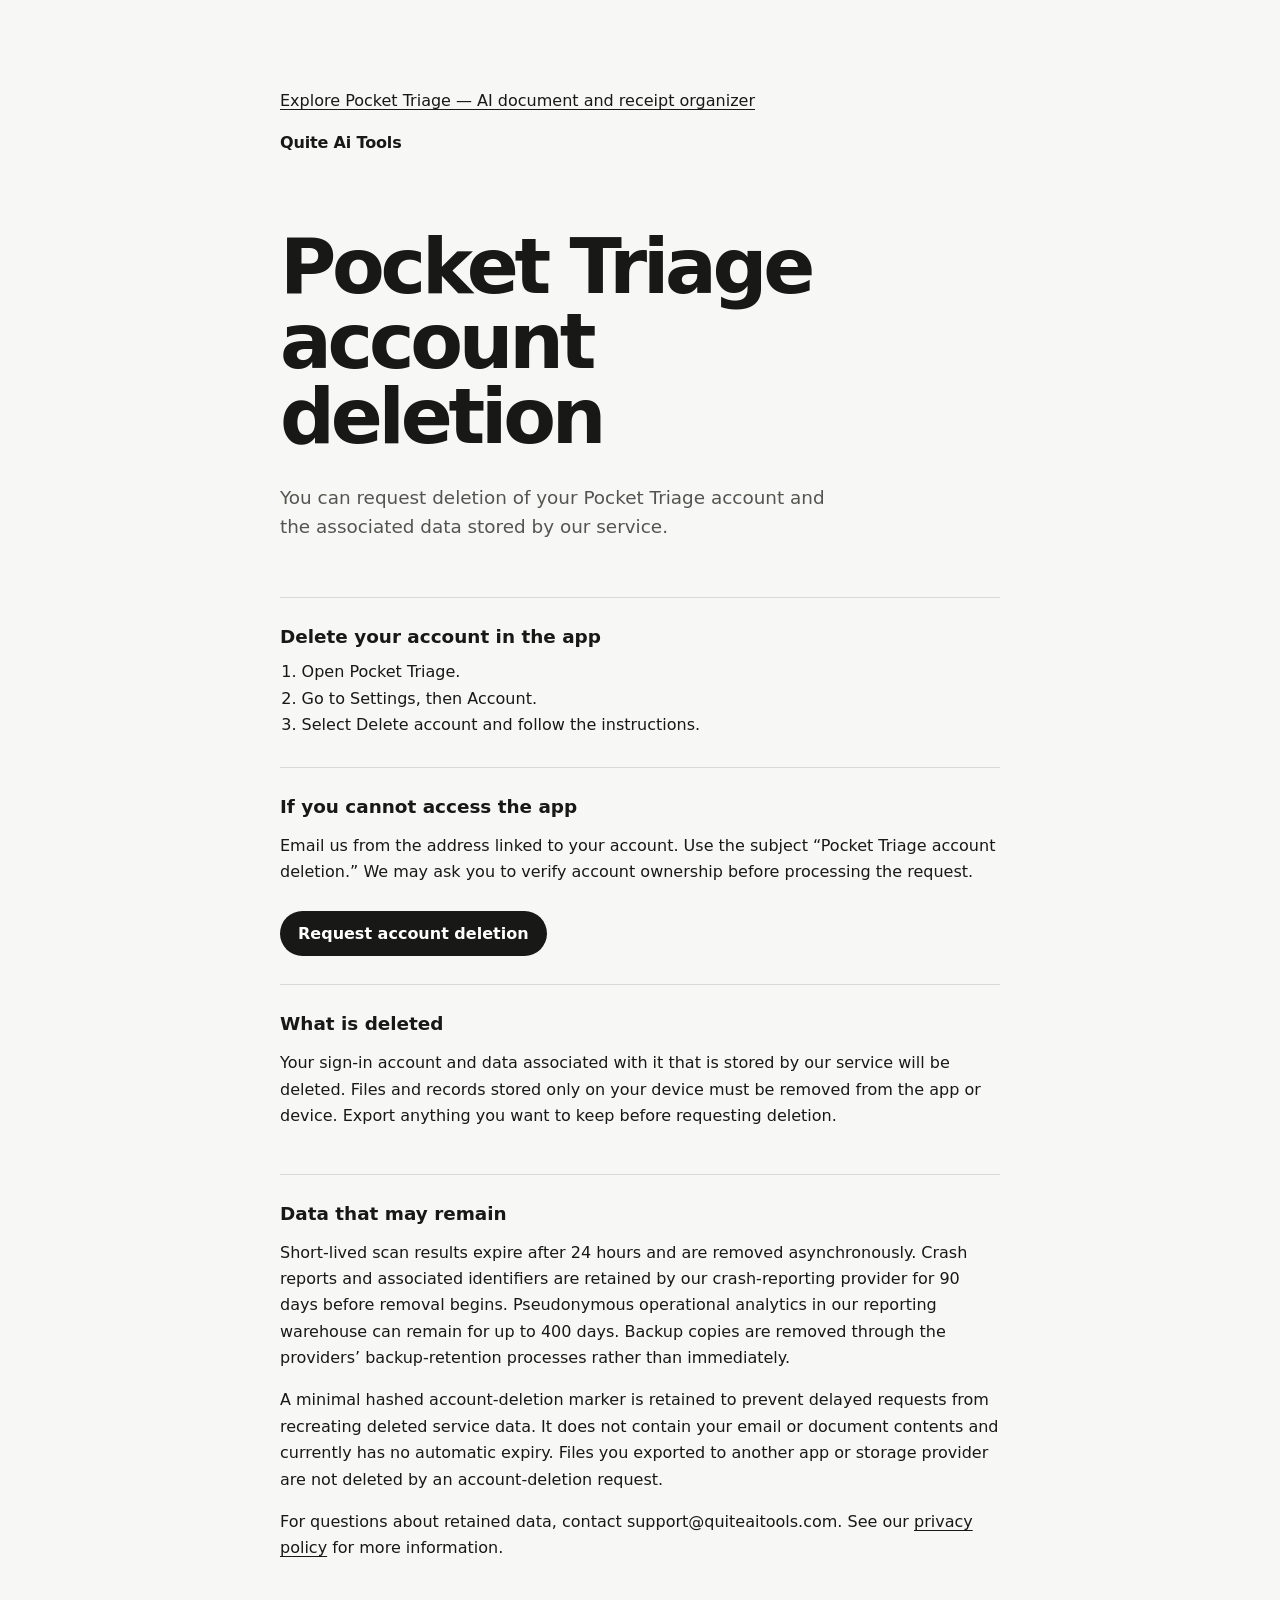
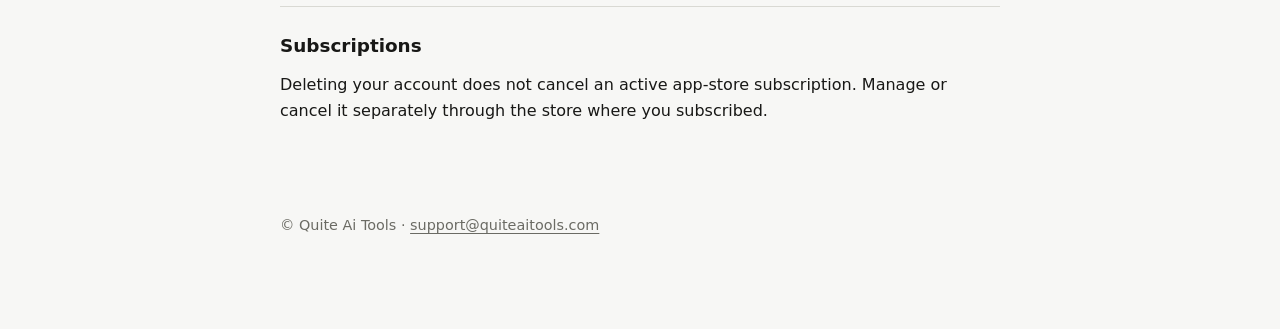
<file: index.html>
<!doctype html>
<html lang="en">
<head>
  <meta charset="utf-8">
  <meta name="viewport" content="width=device-width, initial-scale=1">
  <meta name="description" content="Request deletion of your Pocket Triage account and associated service data.">
  <title>Pocket Triage account deletion | Quite Ai Tools</title>
  <style>
    :root { color-scheme: light dark; font-family: Inter, ui-sans-serif, system-ui, -apple-system, BlinkMacSystemFont, "Segoe UI", sans-serif; }
    * { box-sizing: border-box; }
    body { margin: 0; background: #f7f7f5; color: #181816; }
    main { width: min(720px, calc(100% - 40px)); margin: 0 auto; padding: 72px 0 96px; }
    .brand { margin: 0 0 72px; font-size: 1rem; font-weight: 650; letter-spacing: -.01em; }
    h1 { max-width: 620px; margin: 0; font-size: clamp(2.4rem, 8vw, 4.8rem); line-height: .98; letter-spacing: -.055em; }
    .lead { margin: 28px 0 56px; max-width: 580px; color: #55554f; font-size: 1.15rem; line-height: 1.6; }
    section { padding: 28px 0; border-top: 1px solid #d9d9d3; }
    h2 { margin: 0 0 12px; font-size: 1.15rem; }
    p, li { line-height: 1.65; }
    ol { margin: 0; padding-left: 1.35rem; }
    a { color: inherit; text-underline-offset: 3px; }
    .button { display: inline-block; margin-top: 10px; padding: 13px 18px; border-radius: 999px; background: #181816; color: #fff; font-weight: 650; text-decoration: none; }
    footer { margin-top: 48px; color: #6b6b64; font-size: .9rem; }
    @media (prefers-color-scheme: dark) {
      body { background: #151513; color: #f2f2ed; }
      .lead, footer { color: #b8b8b0; }
      section { border-color: #383834; }
      .button { background: #f2f2ed; color: #151513; }
    }
  </style>
</head>
<body>
  <main>
    <p><a href="pocket-triage.html">Explore Pocket Triage — AI document and receipt organizer</a></p>
    <p class="brand">Quite Ai Tools</p>
    <h1>Pocket Triage account deletion</h1>
    <p class="lead">You can request deletion of your Pocket Triage account and the associated data stored by our service.</p>

    <section>
      <h2>Delete your account in the app</h2>
      <ol>
        <li>Open Pocket Triage.</li>
        <li>Go to Settings, then Account.</li>
        <li>Select Delete account and follow the instructions.</li>
      </ol>
    </section>

    <section>
      <h2>If you cannot access the app</h2>
      <p>Email us from the address linked to your account. Use the subject “Pocket Triage account deletion.” We may ask you to verify account ownership before processing the request.</p>
      <a class="button" href="mailto:support@quiteaitools.com?subject=Pocket%20Triage%20account%20deletion">Request account deletion</a>
    </section>

    <section>
      <h2>What is deleted</h2>
      <p>Your sign-in account and data associated with it that is stored by our service will be deleted. Files and records stored only on your device must be removed from the app or device. Export anything you want to keep before requesting deletion.</p>
    </section>

    <section>
      <h2>Data that may remain</h2>
      <p>Short-lived scan results expire after 24 hours and are removed asynchronously. Crash reports and associated identifiers are retained by our crash-reporting provider for 90 days before removal begins. Pseudonymous operational analytics in our reporting warehouse can remain for up to 400 days. Backup copies are removed through the providers’ backup-retention processes rather than immediately.</p>
      <p>A minimal hashed account-deletion marker is retained to prevent delayed requests from recreating deleted service data. It does not contain your email or document contents and currently has no automatic expiry. Files you exported to another app or storage provider are not deleted by an account-deletion request.</p>
      <p>For questions about retained data, contact support@quiteaitools.com. See our <a href="privacy.html">privacy policy</a> for more information.</p>
    </section>

    <section>
      <h2>Subscriptions</h2>
      <p>Deleting your account does not cancel an active app-store subscription. Manage or cancel it separately through the store where you subscribed.</p>
    </section>

    <footer>© Quite Ai Tools · <a href="mailto:support@quiteaitools.com">support@quiteaitools.com</a></footer>
  </main>
</body>
</html>
</file>
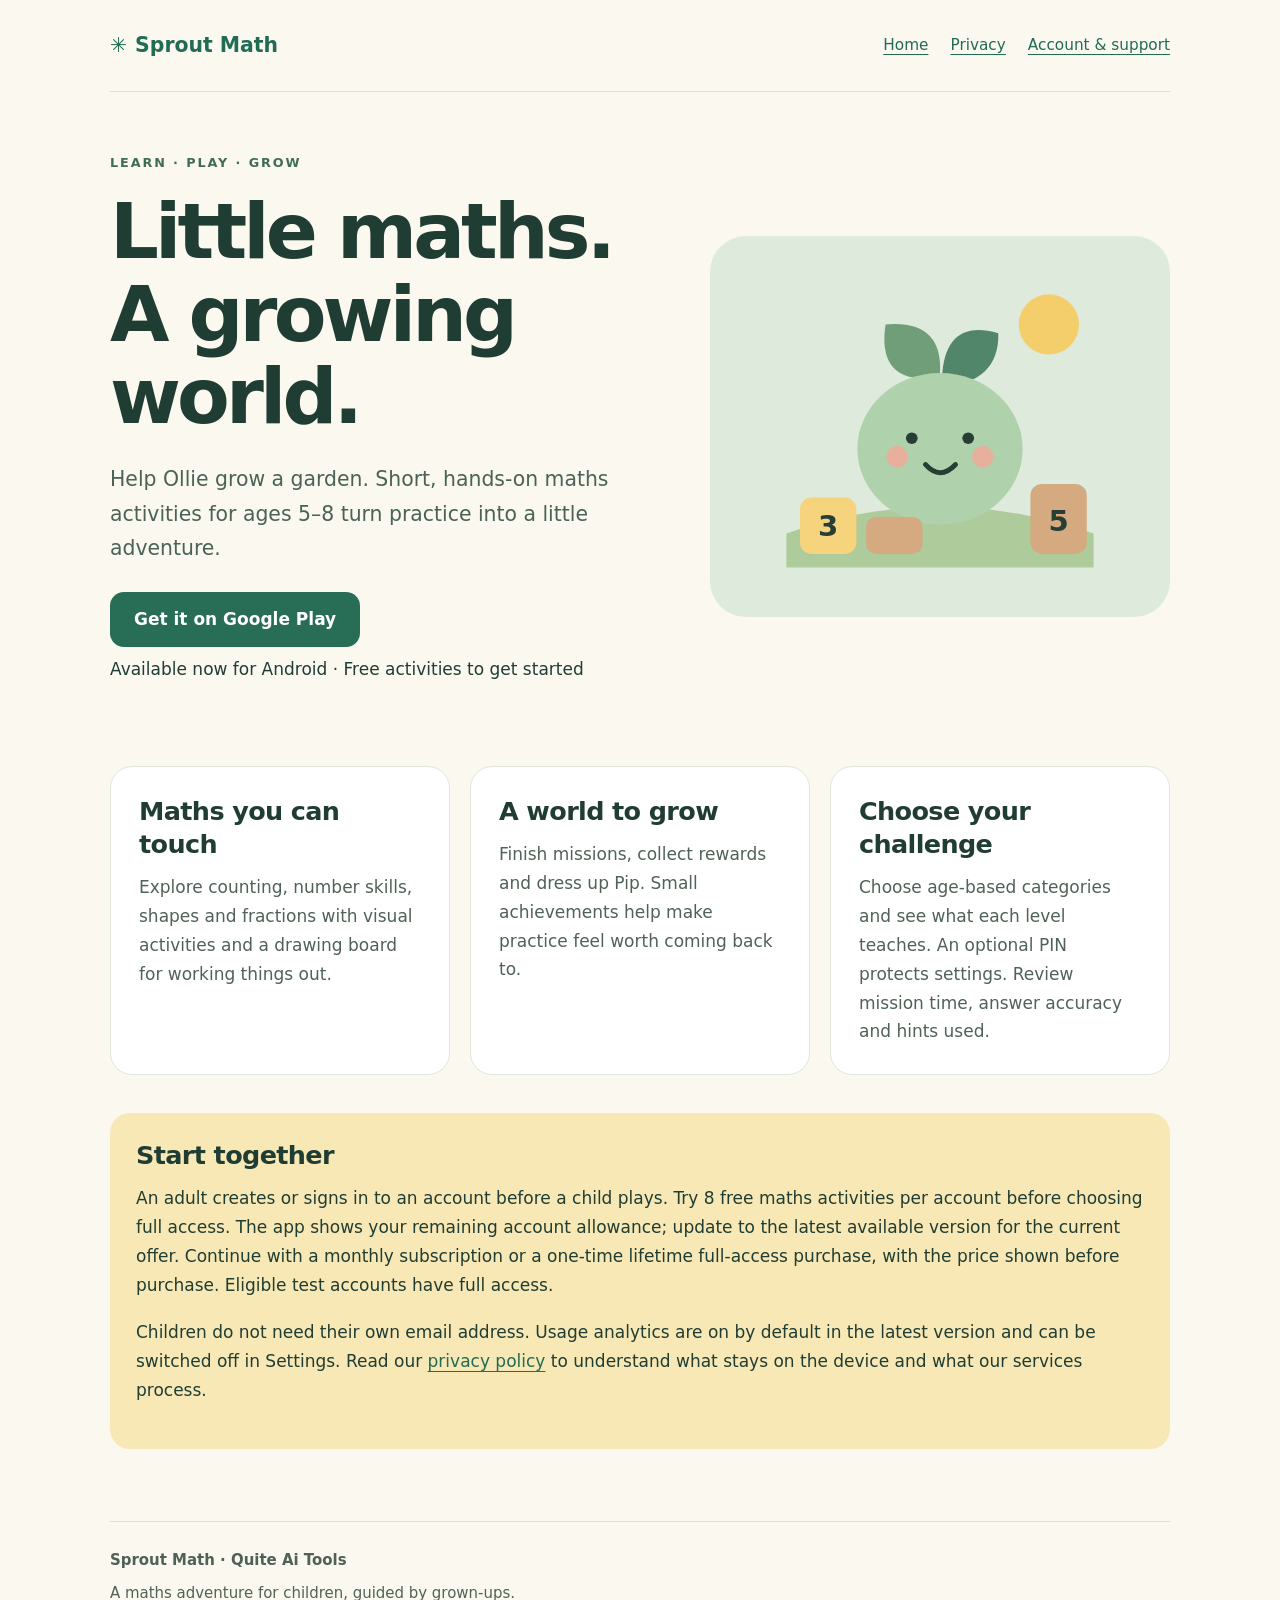
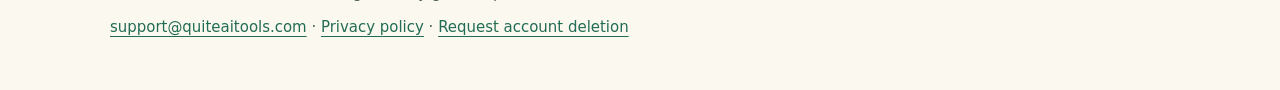
<file: sprout-math/index.html>
<!doctype html><html lang="en"><head><meta charset="utf-8"><meta name="viewport" content="width=device-width,initial-scale=1"><title>Little maths. A growing world. | Sprout Math</title><meta name="description" content="Sprout Math is an educational Android game with hands-on maths missions, a growing world and age-based categories and optional PIN protection."><meta name="theme-color" content="#286d56"><link rel="stylesheet" href="style.css"></head><body><header><a class="brand" href="./"><span class="sprout" aria-hidden="true">✳</span>Sprout Math</a><nav aria-label="Main navigation"><a href="./">Home</a><a href="privacy.html">Privacy</a><a href="delete-account.html">Account &amp; support</a></nav></header><main><div class="hero"><div><p class="eyebrow">Learn · Play · Grow</p><h1>Little maths.<br>A growing world.</h1><p class="lead">Help Ollie grow a garden. Short, hands-on maths activities for ages 5–8 turn practice into a little adventure.</p><a class="button" href="https://play.google.com/store/apps/details?id=com.app.sproutmath">Get it on Google Play</a><p>Available now for Android · Free activities to get started</p></div><div class="art"><svg viewBox="0 0 360 320" role="img" aria-label="A smiling sprout beside counting blocks"><circle cx="292" cy="55" r="31" fill="#f4ce6b"/><path d="M22 270 Q180 215 338 270V305H22Z" fill="#aecb9c"/><path d="M172 110Q115 115 124 55Q183 50 180 105" fill="#6f9e79"/><path d="M182 110Q185 48 240 64Q241 114 184 119" fill="#51866b"/><ellipse cx="180" cy="183" rx="85" ry="78" fill="#afd1ac"/><circle cx="151" cy="172" r="6" fill="#263e34"/><circle cx="209" cy="172" r="6" fill="#263e34"/><path d="M165 199Q180 216 196 199" fill="none" stroke="#263e34" stroke-width="5" stroke-linecap="round"/><circle cx="136" cy="191" r="11" fill="#e7b09c"/><circle cx="224" cy="191" r="11" fill="#e7b09c"/><rect x="36" y="233" width="58" height="58" rx="12" fill="#f6d47d"/><rect x="104" y="253" width="58" height="38" rx="10" fill="#d5aa81"/><rect x="273" y="219" width="58" height="72" rx="12" fill="#d5aa81"/><text x="65" y="273" text-anchor="middle" font-size="30" font-family="system-ui" font-weight="700" fill="#263e34">3</text><text x="302" y="267" text-anchor="middle" font-size="30" font-family="system-ui" font-weight="700" fill="#263e34">5</text></svg></div></div><div class="cards"><section class="card"><h2>Maths you can touch</h2><p>Explore counting, number skills, shapes and fractions with visual activities and a drawing board for working things out.</p></section><section class="card"><h2>A world to grow</h2><p>Finish missions, collect rewards and dress up Pip. Small achievements help make practice feel worth coming back to.</p></section><section class="card"><h2>Choose your challenge</h2><p>Choose age-based categories and see what each level teaches. An optional PIN protects settings. Review mission time, answer accuracy and hints used.</p></section></div><section class="note"><h2>Start together</h2><p>An adult creates or signs in to an account before a child plays. Try 8 free maths activities per account before choosing full access. The app shows your remaining account allowance; update to the latest available version for the current offer. Continue with a monthly subscription or a one-time lifetime full-access purchase, with the price shown before purchase. Eligible test accounts have full access.</p><p>Children do not need their own email address. Usage analytics are on by default in the latest version and can be switched off in Settings. Read our <a href="privacy.html">privacy policy</a> to understand what stays on the device and what our services process.</p></section></main><footer><strong>Sprout Math · Quite Ai Tools</strong><p>A maths adventure for children, guided by grown-ups.</p><p><a href="mailto:support@quiteaitools.com">support@quiteaitools.com</a> · <a href="privacy.html">Privacy policy</a> · <a href="delete-account.html">Request account deletion</a></p></footer></body></html>
</file>
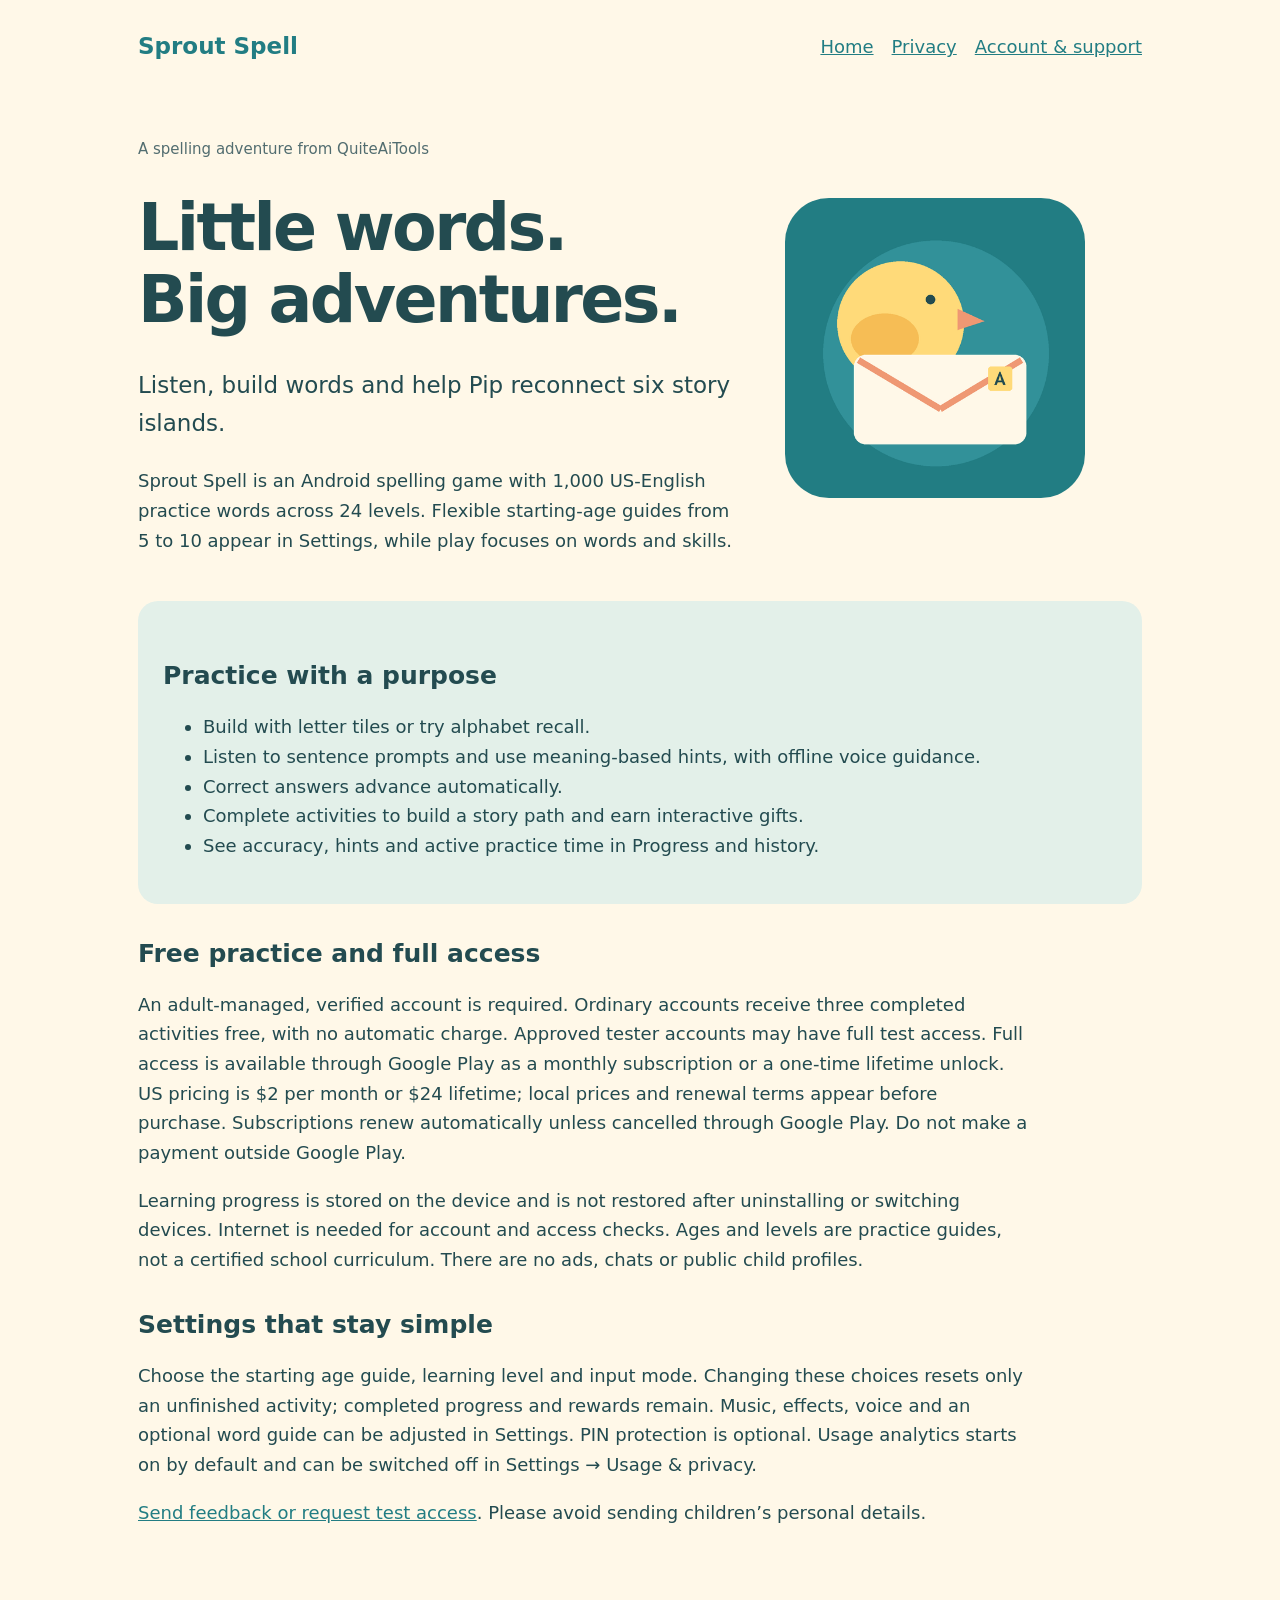
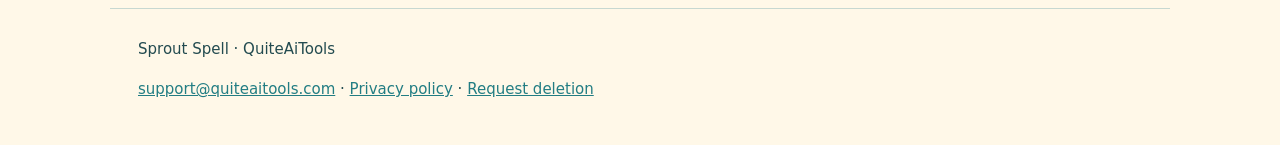
<file: sprout-spell/index.html>
<!doctype html><html lang="en"><head><meta charset="utf-8"><meta name="viewport" content="width=device-width,initial-scale=1"><title>Little words. Big adventures. | Sprout Spell</title><meta name="description" content="An original spelling adventure: listen, build words, connect story islands and view learning progress."><meta name="theme-color" content="#227d83"><link rel="icon" href="icon.png"><link rel="stylesheet" href="style.css"></head><body><header><a class="brand" href="./">Sprout Spell</a><nav aria-label="Main navigation"><a href="./">Home</a><a href="privacy.html">Privacy</a><a href="delete-account.html">Account &amp; support</a></nav></header><main><section class="hero"><div><p class="muted">A spelling adventure from QuiteAiTools</p><h1>Little words.<br>Big adventures.</h1><p class="lead">Listen, build words and help Pip reconnect six story islands.</p><p>Sprout Spell is an Android spelling game with 1,000 US-English practice words across 24 levels. Flexible starting-age guides from 5 to 10 appear in Settings, while play focuses on words and skills.</p></div><img src="icon.png" alt="Pip the yellow post bird carrying a letter"></section><section class="card"><h2>Practice with a purpose</h2><ul><li>Build with letter tiles or try alphabet recall.</li><li>Listen to sentence prompts and use meaning-based hints, with offline voice guidance.</li><li>Correct answers advance automatically.</li><li>Complete activities to build a story path and earn interactive gifts.</li><li>See accuracy, hints and active practice time in Progress and history.</li></ul></section><h2>Free practice and full access</h2><p>An adult-managed, verified account is required. Ordinary accounts receive three completed activities free, with no automatic charge. Approved tester accounts may have full test access. Full access is available through Google Play as a monthly subscription or a one-time lifetime unlock. US pricing is $2 per month or $24 lifetime; local prices and renewal terms appear before purchase. Subscriptions renew automatically unless cancelled through Google Play. Do not make a payment outside Google Play.</p><p>Learning progress is stored on the device and is not restored after uninstalling or switching devices. Internet is needed for account and access checks. Ages and levels are practice guides, not a certified school curriculum. There are no ads, chats or public child profiles.</p><h2>Settings that stay simple</h2><p>Choose the starting age guide, learning level and input mode. Changing these choices resets only an unfinished activity; completed progress and rewards remain. Music, effects, voice and an optional word guide can be adjusted in Settings. PIN protection is optional. Usage analytics starts on by default and can be switched off in Settings → Usage &amp; privacy.</p><p><a href="mailto:support@quiteaitools.com?subject=Sprout%20Spell%20feedback">Send feedback or request test access</a>. Please avoid sending children’s personal details.</p></main><footer>Sprout Spell · QuiteAiTools<p><a href="mailto:support@quiteaitools.com">support@quiteaitools.com</a> · <a href="privacy.html">Privacy policy</a> · <a href="delete-account.html">Request deletion</a></p></footer></body></html>
</file>
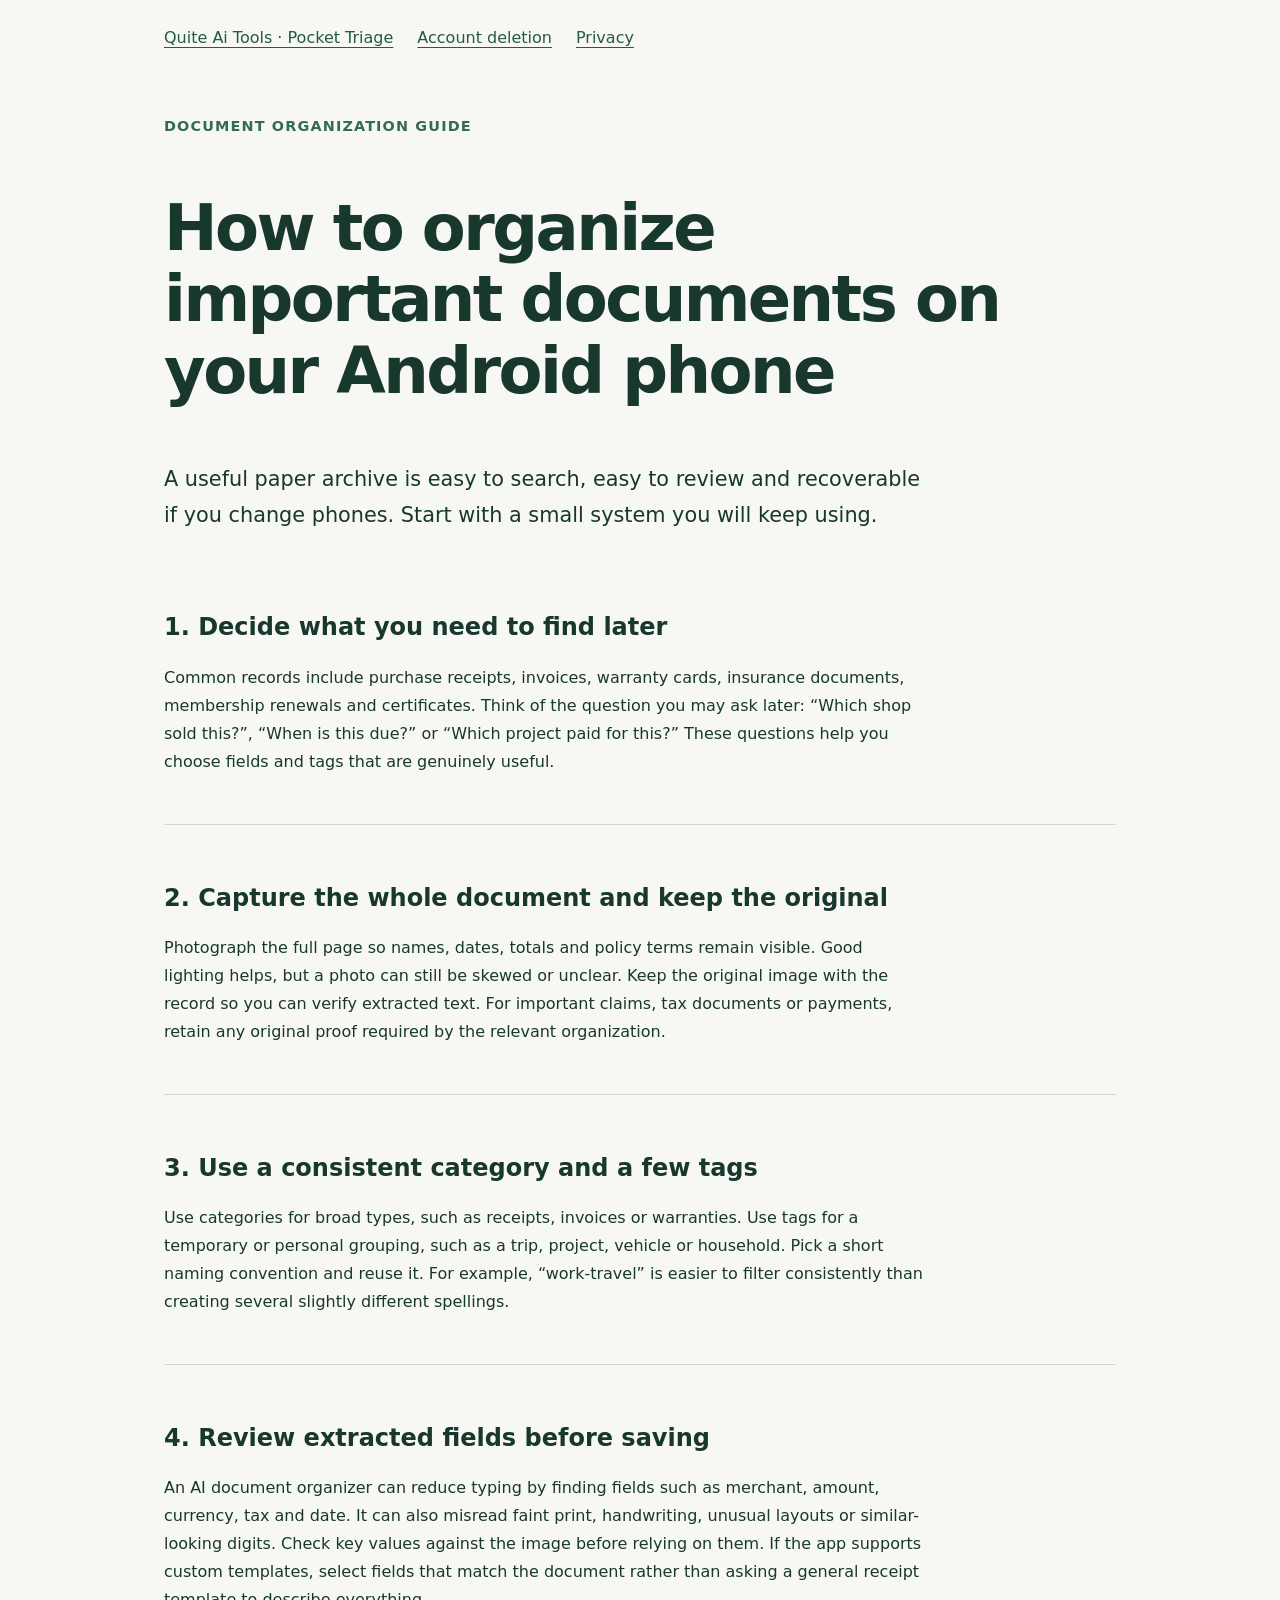
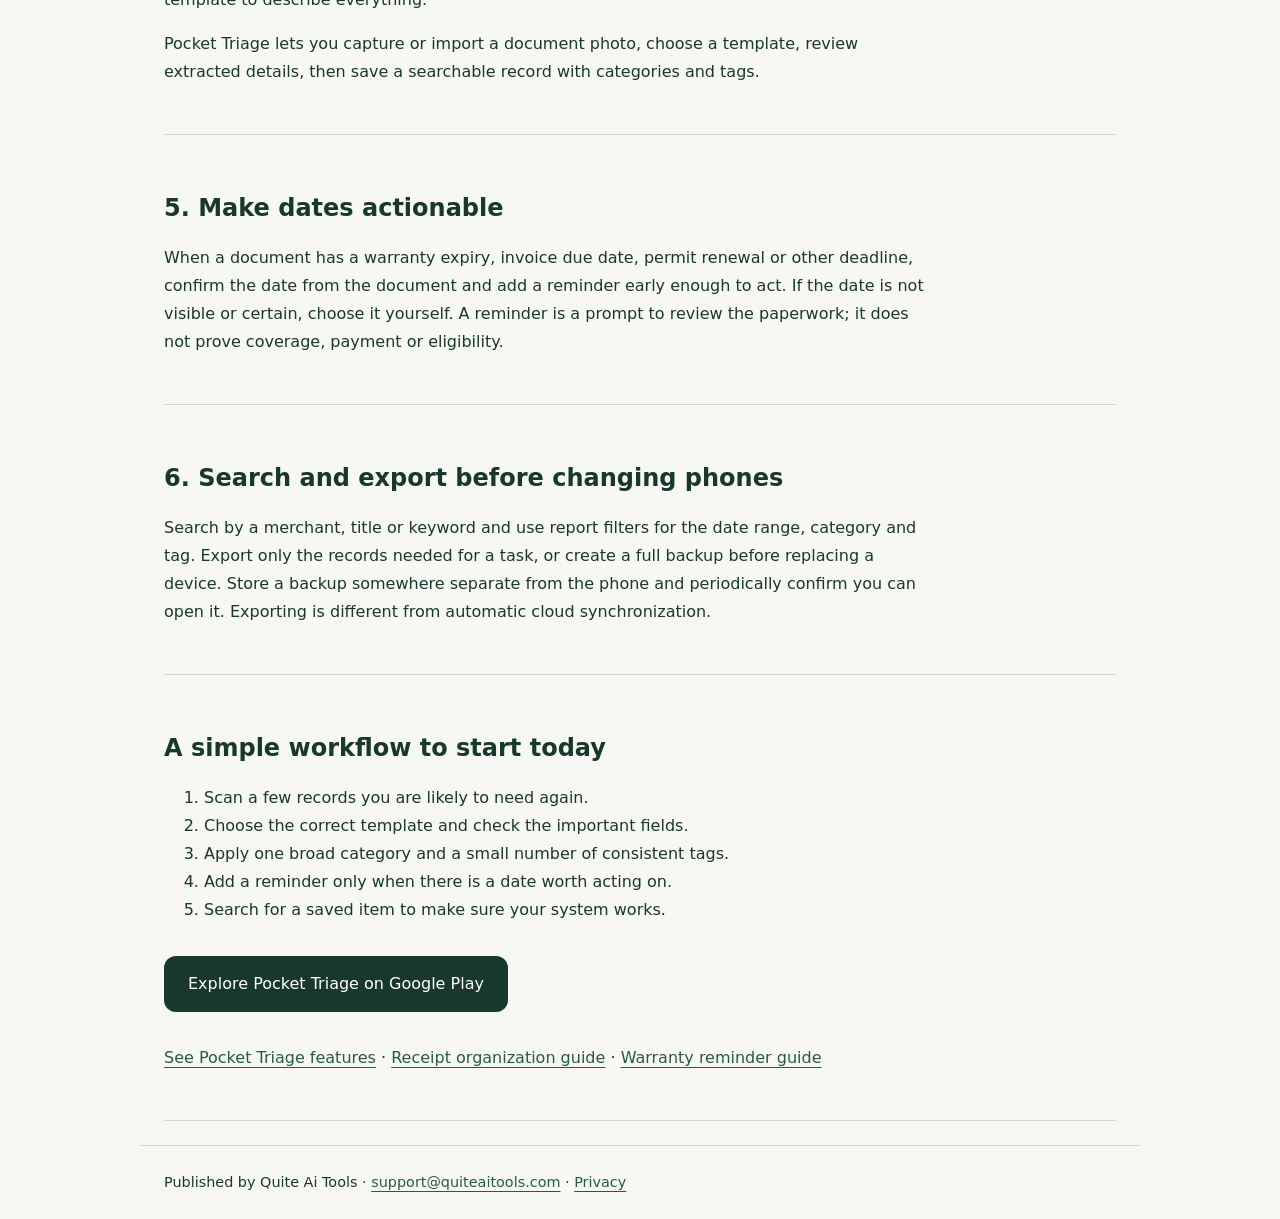
<file: document-organizer.html>
<!doctype html>
<html lang="en">
<head><meta charset="utf-8"><meta name="viewport" content="width=device-width,initial-scale=1"><title>How to organize important documents on Android | Pocket Triage</title><meta name="description" content="A practical way to scan, label, search and back up receipts, invoices, warranties and other important paperwork on an Android phone."><link rel="canonical" href="https://rakshit444.github.io/quite-ai-tools-support/document-organizer.html"><meta property="og:title" content="How to organize important documents on Android"><meta property="og:description" content="Use a simple naming, category and tag system to find scanned paperwork later."><meta property="og:type" content="article"><link rel="stylesheet" href="site.css"></head>
<body><nav aria-label="Main navigation"><a href="pocket-triage.html">Quite Ai Tools · Pocket Triage</a><a href="index.html">Account deletion</a><a href="privacy.html">Privacy</a></nav><main><article>
<header><p class="eyebrow">Document organization guide</p><h1>How to organize important documents on your Android phone</h1><p class="lead">A useful paper archive is easy to search, easy to review and recoverable if you change phones. Start with a small system you will keep using.</p></header>
<section><h2>1. Decide what you need to find later</h2><p>Common records include purchase receipts, invoices, warranty cards, insurance documents, membership renewals and certificates. Think of the question you may ask later: “Which shop sold this?”, “When is this due?” or “Which project paid for this?” These questions help you choose fields and tags that are genuinely useful.</p></section>
<section><h2>2. Capture the whole document and keep the original</h2><p>Photograph the full page so names, dates, totals and policy terms remain visible. Good lighting helps, but a photo can still be skewed or unclear. Keep the original image with the record so you can verify extracted text. For important claims, tax documents or payments, retain any original proof required by the relevant organization.</p></section>
<section><h2>3. Use a consistent category and a few tags</h2><p>Use categories for broad types, such as receipts, invoices or warranties. Use tags for a temporary or personal grouping, such as a trip, project, vehicle or household. Pick a short naming convention and reuse it. For example, “work-travel” is easier to filter consistently than creating several slightly different spellings.</p></section>
<section><h2>4. Review extracted fields before saving</h2><p>An AI document organizer can reduce typing by finding fields such as merchant, amount, currency, tax and date. It can also misread faint print, handwriting, unusual layouts or similar-looking digits. Check key values against the image before relying on them. If the app supports custom templates, select fields that match the document rather than asking a general receipt template to describe everything.</p><p>Pocket Triage lets you capture or import a document photo, choose a template, review extracted details, then save a searchable record with categories and tags.</p></section>
<section><h2>5. Make dates actionable</h2><p>When a document has a warranty expiry, invoice due date, permit renewal or other deadline, confirm the date from the document and add a reminder early enough to act. If the date is not visible or certain, choose it yourself. A reminder is a prompt to review the paperwork; it does not prove coverage, payment or eligibility.</p></section>
<section><h2>6. Search and export before changing phones</h2><p>Search by a merchant, title or keyword and use report filters for the date range, category and tag. Export only the records needed for a task, or create a full backup before replacing a device. Store a backup somewhere separate from the phone and periodically confirm you can open it. Exporting is different from automatic cloud synchronization.</p></section>
<section><h2>A simple workflow to start today</h2><ol><li>Scan a few records you are likely to need again.</li><li>Choose the correct template and check the important fields.</li><li>Apply one broad category and a small number of consistent tags.</li><li>Add a reminder only when there is a date worth acting on.</li><li>Search for a saved item to make sure your system works.</li></ol><p><a class="button" href="https://play.google.com/store/apps/details?id=com.app.pockettriage&amp;utm_source=quite_ai_tools&amp;utm_campaign=document_organizer_guide">Explore Pocket Triage on Google Play</a></p><p><a href="pocket-triage.html">See Pocket Triage features</a> · <a href="organize-receipts.html">Receipt organization guide</a> · <a href="warranty-expiry-reminders.html">Warranty reminder guide</a></p></section>
</article></main><footer>Published by Quite Ai Tools · <a href="mailto:support@quiteaitools.com">support@quiteaitools.com</a> · <a href="privacy.html">Privacy</a></footer></body></html>
</file>
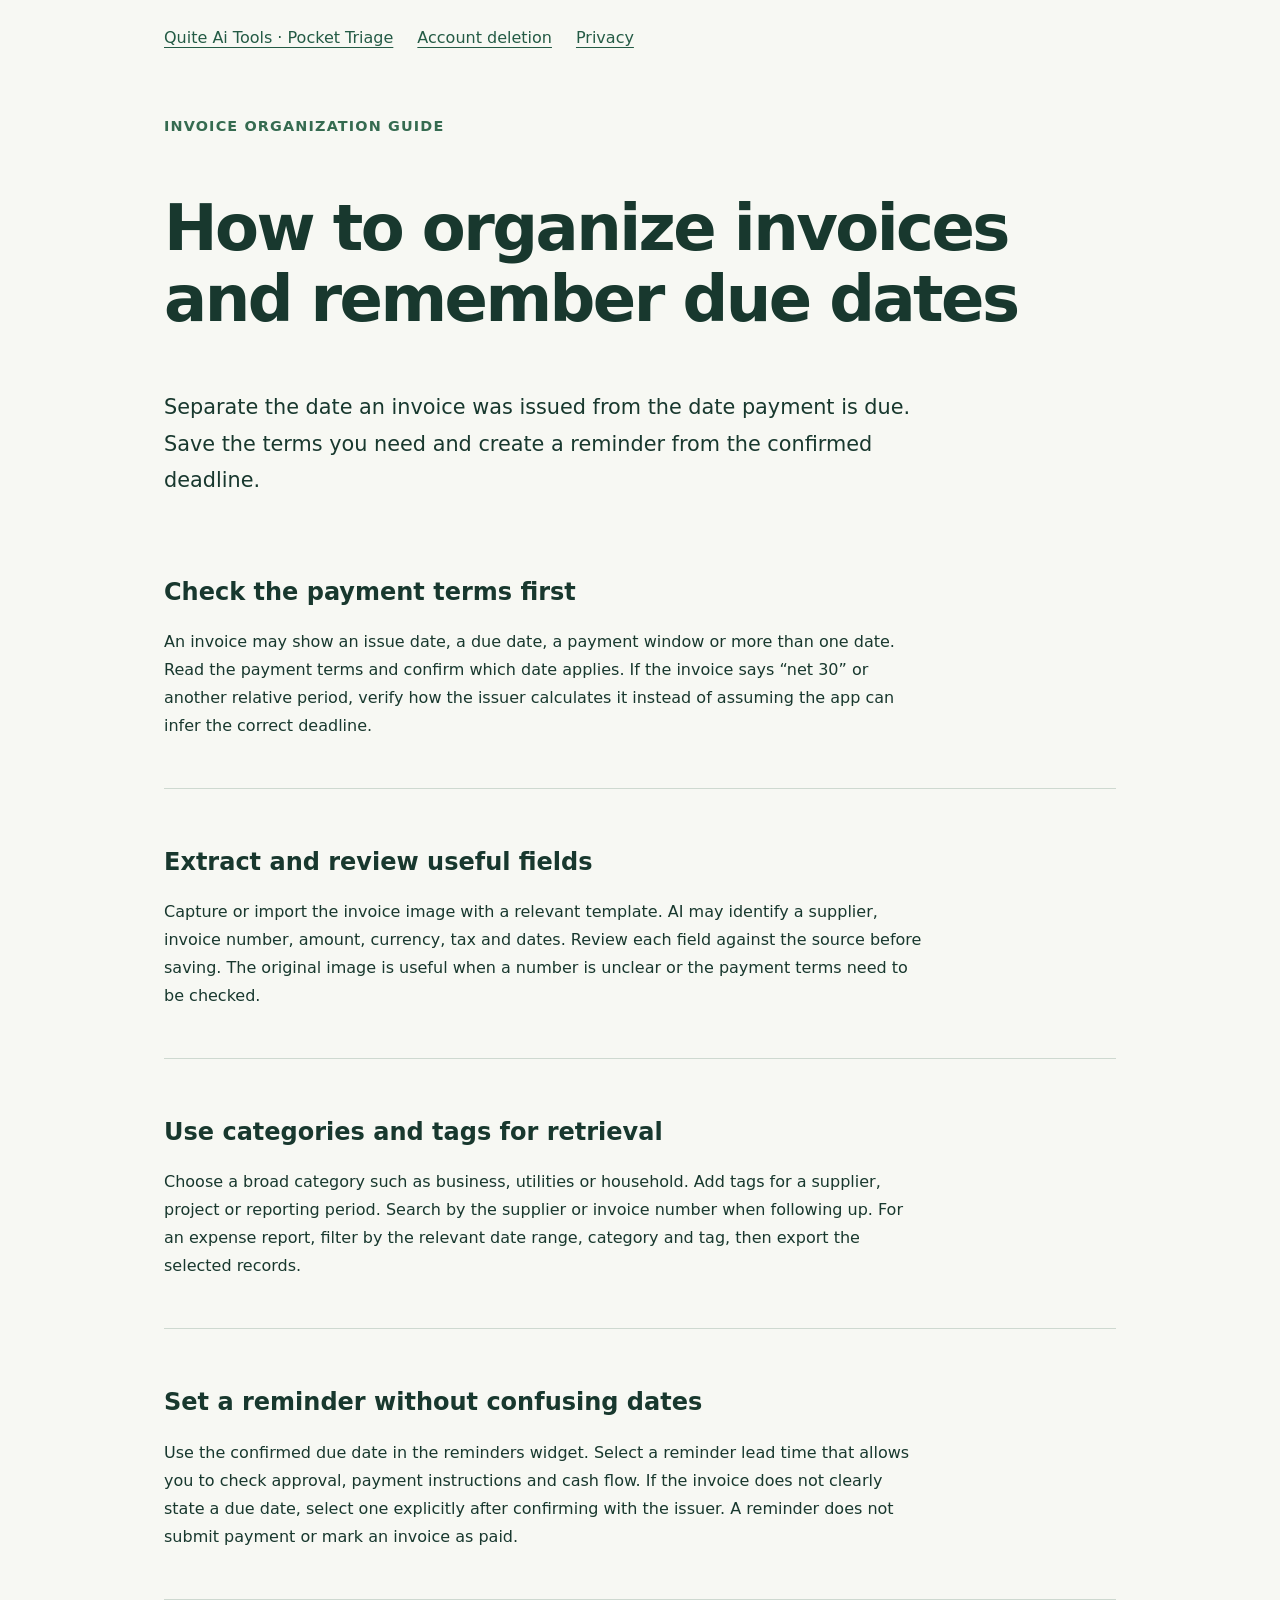
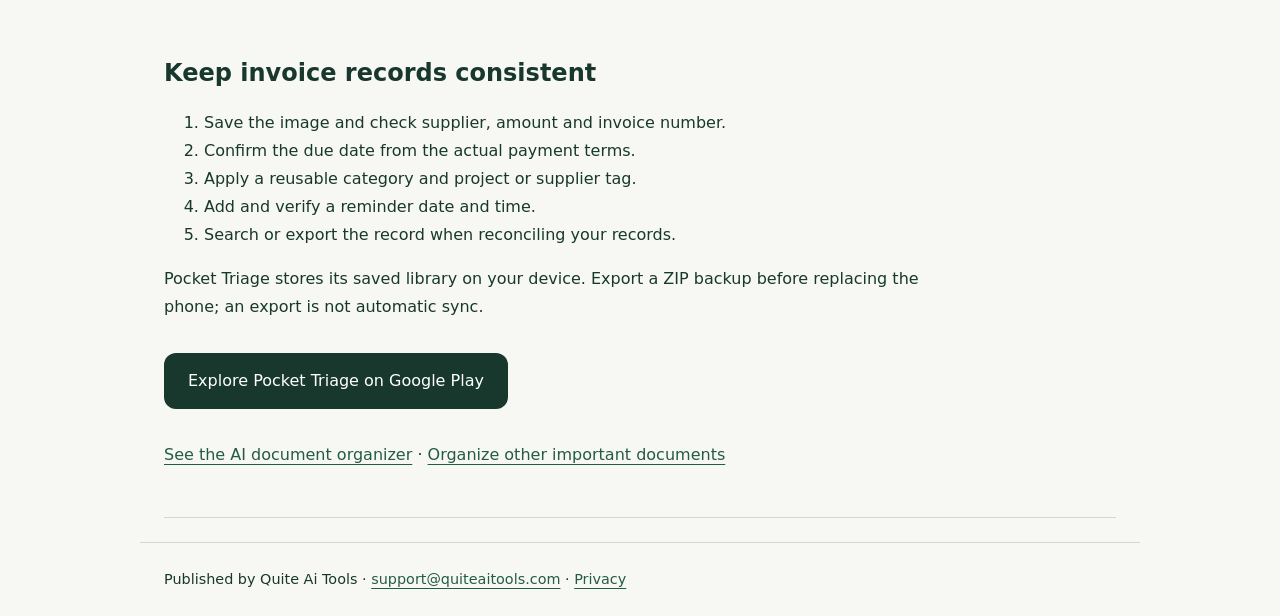
<file: invoice-due-date-reminders.html>
<!doctype html>
<html lang="en"><head><meta charset="utf-8"><meta name="viewport" content="width=device-width,initial-scale=1"><title>How to organize invoices and track due dates | Pocket Triage</title><meta name="description" content="Read invoice payment terms, save key details, group invoices by project and set a reminder for the confirmed due date."><link rel="canonical" href="https://rakshit444.github.io/quite-ai-tools-support/invoice-due-date-reminders.html"><meta property="og:title" content="How to organize invoices and track due dates"><meta property="og:description" content="A simple invoice workflow for extracting, checking, categorizing and remembering payment deadlines."><meta property="og:type" content="article"><link rel="stylesheet" href="site.css"></head><body><nav aria-label="Main navigation"><a href="pocket-triage.html">Quite Ai Tools · Pocket Triage</a><a href="index.html">Account deletion</a><a href="privacy.html">Privacy</a></nav><main><article><header><p class="eyebrow">Invoice organization guide</p><h1>How to organize invoices and remember due dates</h1><p class="lead">Separate the date an invoice was issued from the date payment is due. Save the terms you need and create a reminder from the confirmed deadline.</p></header>
<section><h2>Check the payment terms first</h2><p>An invoice may show an issue date, a due date, a payment window or more than one date. Read the payment terms and confirm which date applies. If the invoice says “net 30” or another relative period, verify how the issuer calculates it instead of assuming the app can infer the correct deadline.</p></section>
<section><h2>Extract and review useful fields</h2><p>Capture or import the invoice image with a relevant template. AI may identify a supplier, invoice number, amount, currency, tax and dates. Review each field against the source before saving. The original image is useful when a number is unclear or the payment terms need to be checked.</p></section>
<section><h2>Use categories and tags for retrieval</h2><p>Choose a broad category such as business, utilities or household. Add tags for a supplier, project or reporting period. Search by the supplier or invoice number when following up. For an expense report, filter by the relevant date range, category and tag, then export the selected records.</p></section>
<section><h2>Set a reminder without confusing dates</h2><p>Use the confirmed due date in the reminders widget. Select a reminder lead time that allows you to check approval, payment instructions and cash flow. If the invoice does not clearly state a due date, select one explicitly after confirming with the issuer. A reminder does not submit payment or mark an invoice as paid.</p></section>
<section><h2>Keep invoice records consistent</h2><ol><li>Save the image and check supplier, amount and invoice number.</li><li>Confirm the due date from the actual payment terms.</li><li>Apply a reusable category and project or supplier tag.</li><li>Add and verify a reminder date and time.</li><li>Search or export the record when reconciling your records.</li></ol><p>Pocket Triage stores its saved library on your device. Export a ZIP backup before replacing the phone; an export is not automatic sync.</p><p><a class="button" href="https://play.google.com/store/apps/details?id=com.app.pockettriage&amp;utm_source=quite_ai_tools&amp;utm_campaign=invoice_due_date_guide">Explore Pocket Triage on Google Play</a></p><p><a href="pocket-triage.html">See the AI document organizer</a> · <a href="document-organizer.html">Organize other important documents</a></p></section></article></main><footer>Published by Quite Ai Tools · <a href="mailto:support@quiteaitools.com">support@quiteaitools.com</a> · <a href="privacy.html">Privacy</a></footer></body></html>
</file>
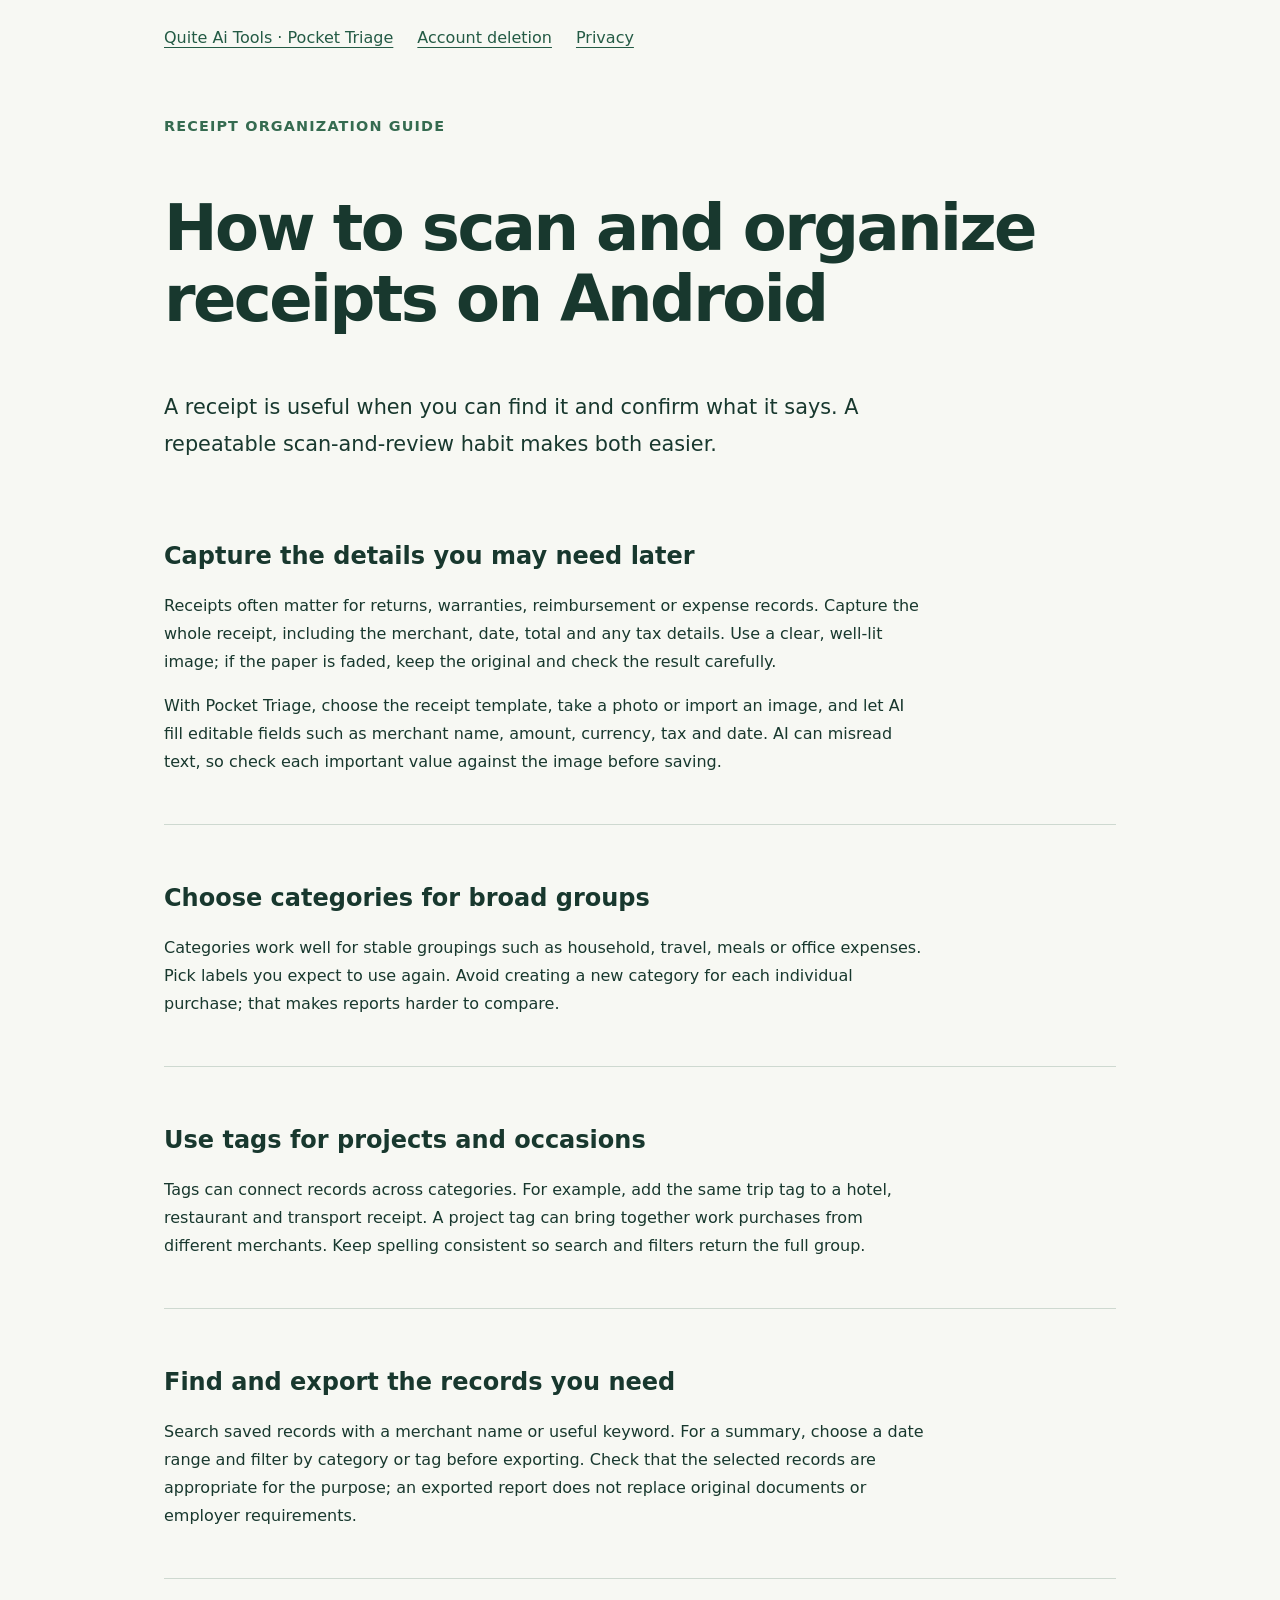
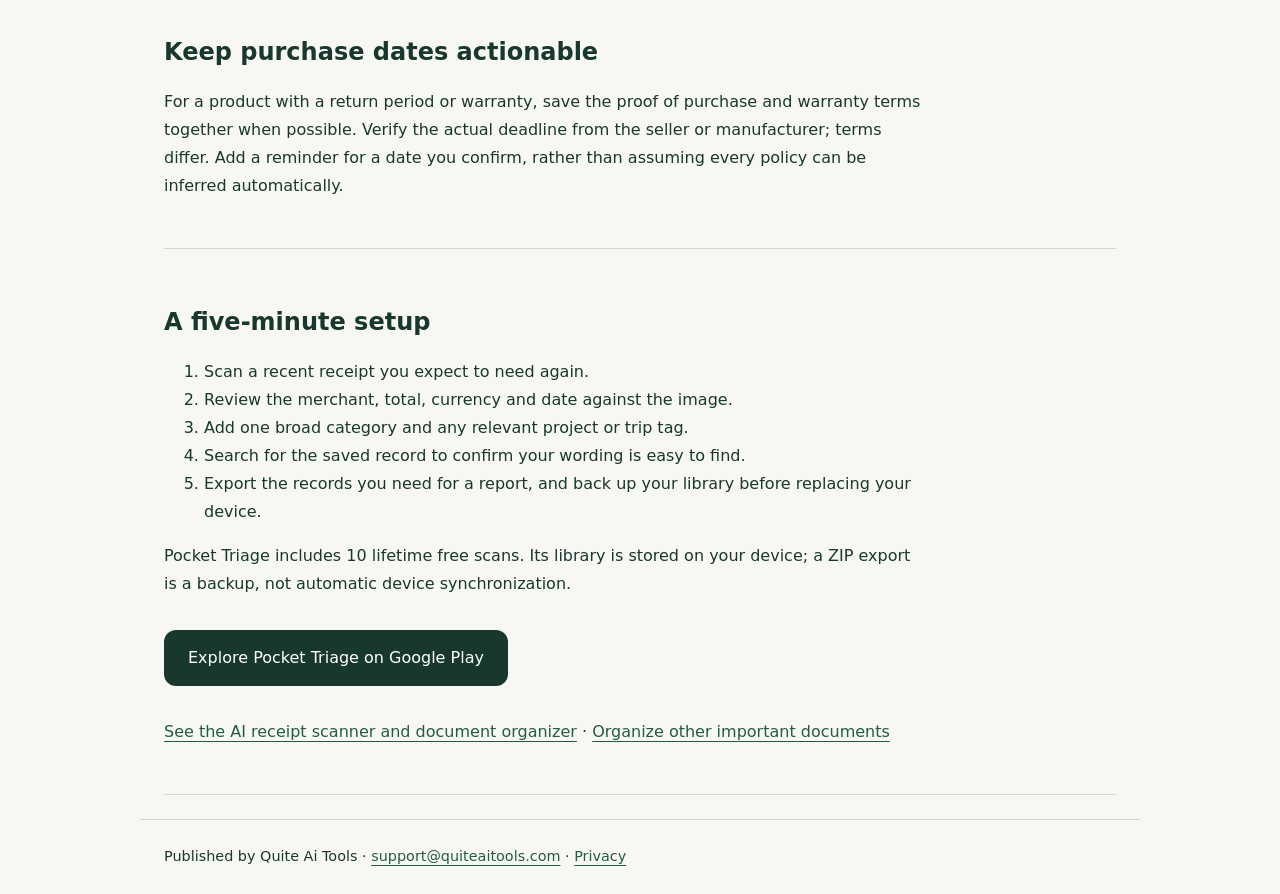
<file: organize-receipts.html>
<!doctype html>
<html lang="en"><head><meta charset="utf-8"><meta name="viewport" content="width=device-width,initial-scale=1"><title>How to scan and organize receipts on Android | Pocket Triage</title><meta name="description" content="A practical receipt workflow: scan, review extracted totals, group receipts with tags, find purchases later and export a report."><link rel="canonical" href="https://rakshit444.github.io/quite-ai-tools-support/organize-receipts.html"><meta property="og:title" content="How to scan and organize receipts on Android"><meta property="og:description" content="Keep purchase receipts searchable with a consistent capture, review and tagging workflow."><meta property="og:type" content="article"><link rel="stylesheet" href="site.css"></head><body><nav aria-label="Main navigation"><a href="pocket-triage.html">Quite Ai Tools · Pocket Triage</a><a href="index.html">Account deletion</a><a href="privacy.html">Privacy</a></nav><main><article><header><p class="eyebrow">Receipt organization guide</p><h1>How to scan and organize receipts on Android</h1><p class="lead">A receipt is useful when you can find it and confirm what it says. A repeatable scan-and-review habit makes both easier.</p></header>
<section><h2>Capture the details you may need later</h2><p>Receipts often matter for returns, warranties, reimbursement or expense records. Capture the whole receipt, including the merchant, date, total and any tax details. Use a clear, well-lit image; if the paper is faded, keep the original and check the result carefully.</p><p>With Pocket Triage, choose the receipt template, take a photo or import an image, and let AI fill editable fields such as merchant name, amount, currency, tax and date. AI can misread text, so check each important value against the image before saving.</p></section>
<section><h2>Choose categories for broad groups</h2><p>Categories work well for stable groupings such as household, travel, meals or office expenses. Pick labels you expect to use again. Avoid creating a new category for each individual purchase; that makes reports harder to compare.</p></section>
<section><h2>Use tags for projects and occasions</h2><p>Tags can connect records across categories. For example, add the same trip tag to a hotel, restaurant and transport receipt. A project tag can bring together work purchases from different merchants. Keep spelling consistent so search and filters return the full group.</p></section>
<section><h2>Find and export the records you need</h2><p>Search saved records with a merchant name or useful keyword. For a summary, choose a date range and filter by category or tag before exporting. Check that the selected records are appropriate for the purpose; an exported report does not replace original documents or employer requirements.</p></section>
<section><h2>Keep purchase dates actionable</h2><p>For a product with a return period or warranty, save the proof of purchase and warranty terms together when possible. Verify the actual deadline from the seller or manufacturer; terms differ. Add a reminder for a date you confirm, rather than assuming every policy can be inferred automatically.</p></section>
<section><h2>A five-minute setup</h2><ol><li>Scan a recent receipt you expect to need again.</li><li>Review the merchant, total, currency and date against the image.</li><li>Add one broad category and any relevant project or trip tag.</li><li>Search for the saved record to confirm your wording is easy to find.</li><li>Export the records you need for a report, and back up your library before replacing your device.</li></ol><p>Pocket Triage includes 10 lifetime free scans. Its library is stored on your device; a ZIP export is a backup, not automatic device synchronization.</p><p><a class="button" href="https://play.google.com/store/apps/details?id=com.app.pockettriage&amp;utm_source=quite_ai_tools&amp;utm_campaign=receipt_organization_guide">Explore Pocket Triage on Google Play</a></p><p><a href="pocket-triage.html">See the AI receipt scanner and document organizer</a> · <a href="document-organizer.html">Organize other important documents</a></p></section></article></main><footer>Published by Quite Ai Tools · <a href="mailto:support@quiteaitools.com">support@quiteaitools.com</a> · <a href="privacy.html">Privacy</a></footer></body></html>
</file>
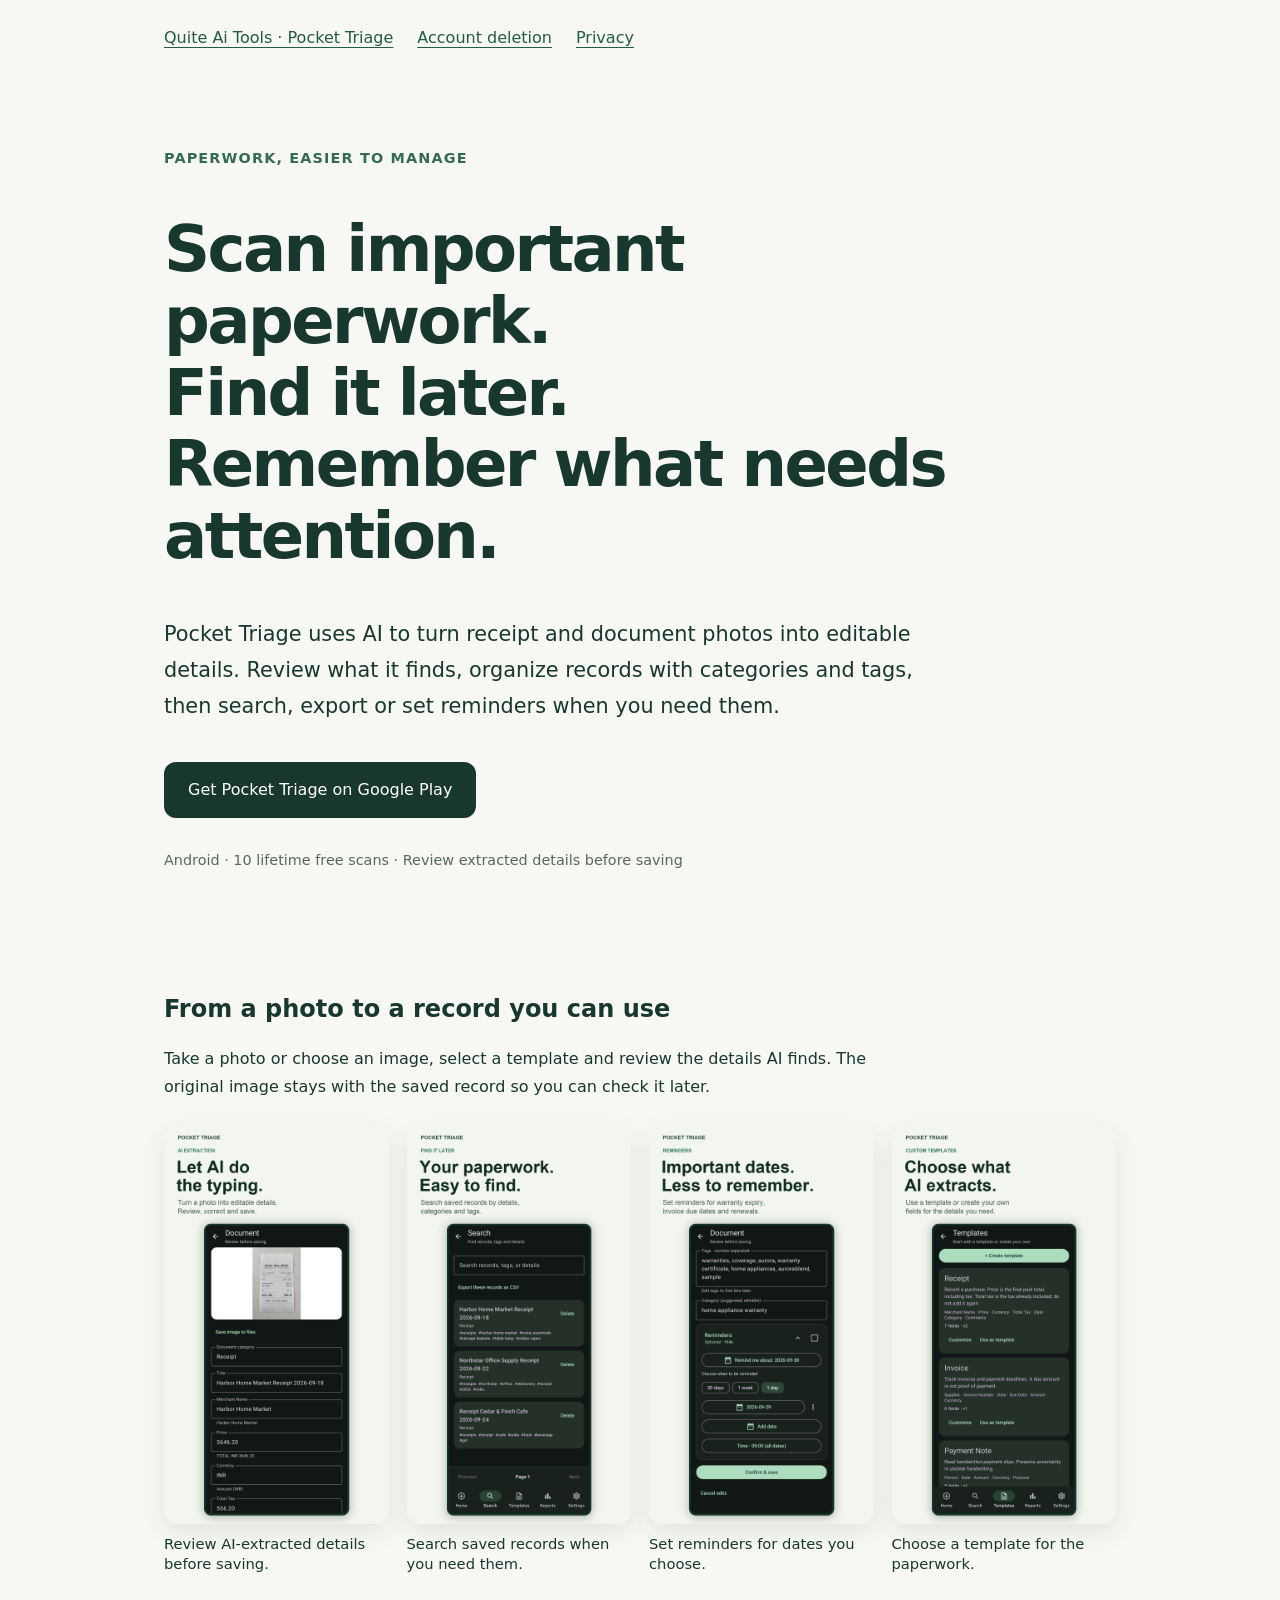
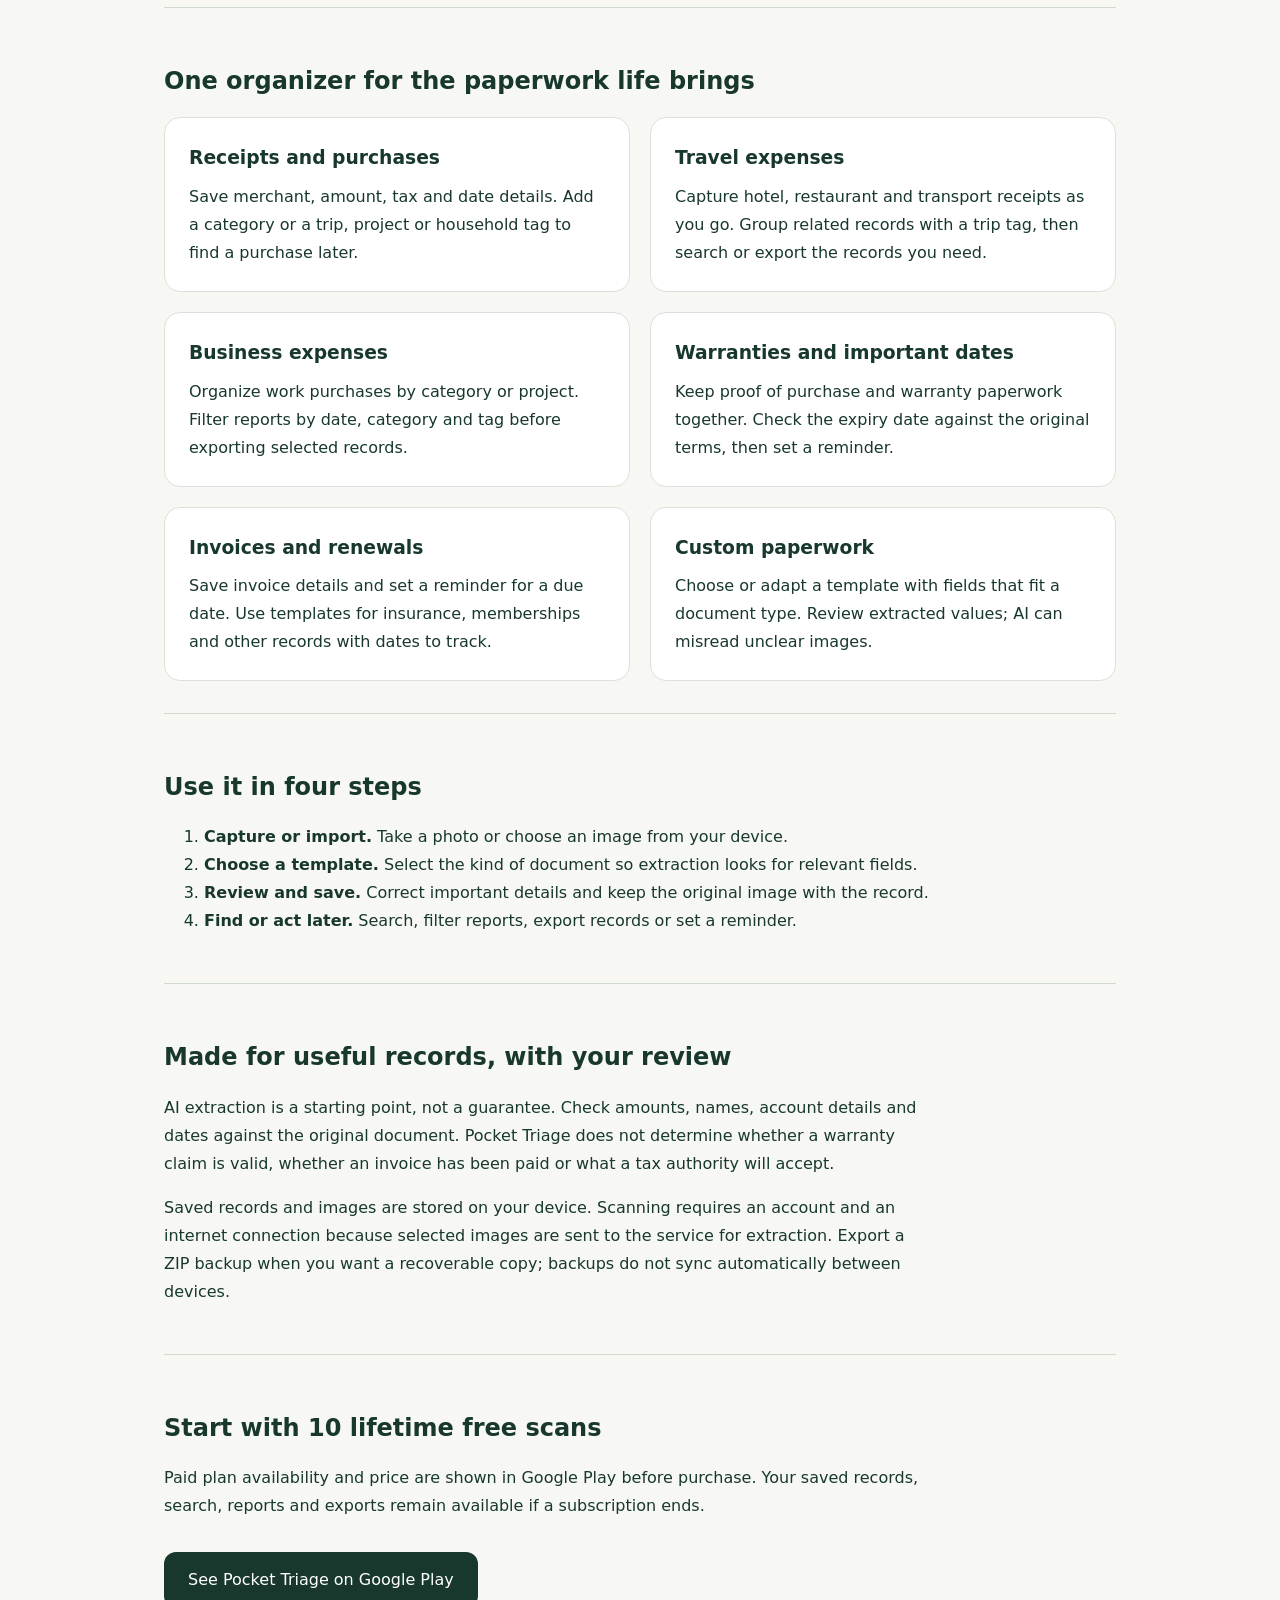
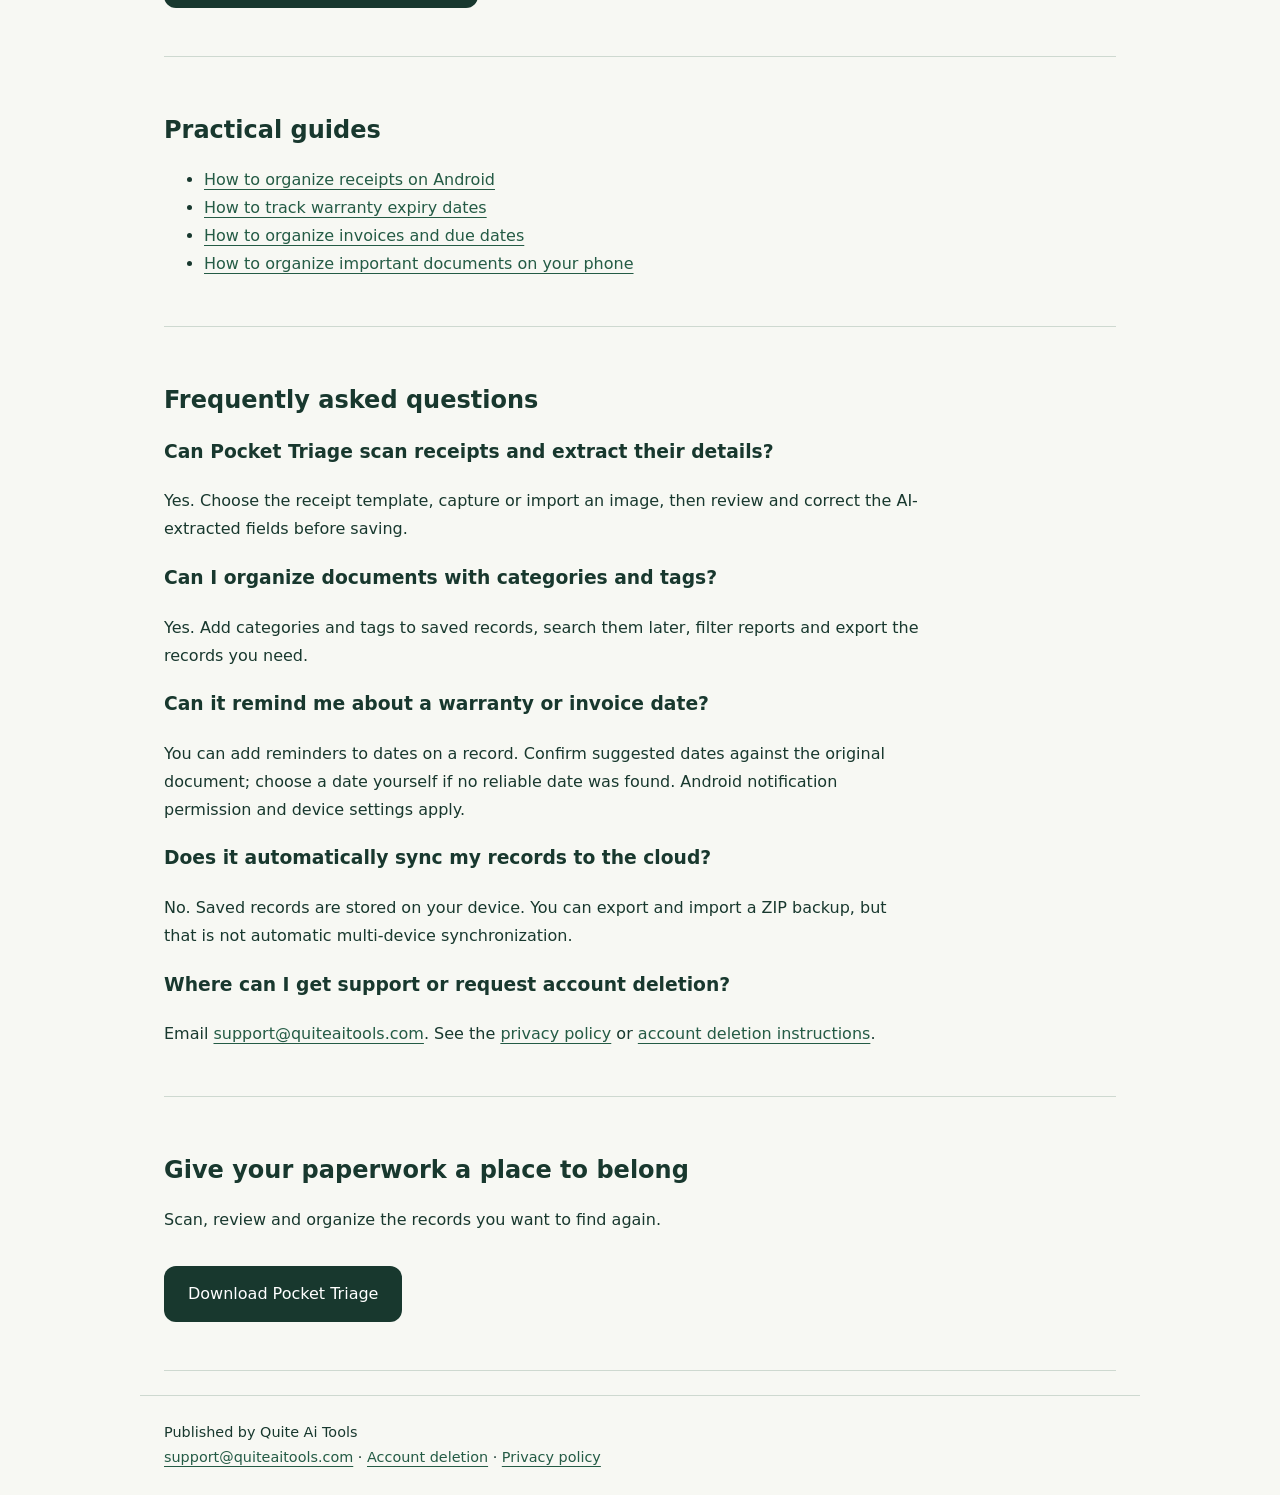
<file: pocket-triage.html>
<!doctype html>
<html lang="en">
<head>
<meta charset="utf-8">
<meta name="viewport" content="width=device-width,initial-scale=1">
<title>AI Receipt Scanner &amp; Document Organizer for Android | Pocket Triage</title>
<meta name="description" content="Scan receipts and important paperwork with AI extraction. Review details, organize with categories and tags, search later, export reports and set date reminders.">
<link rel="canonical" href="https://rakshit444.github.io/quite-ai-tools-support/pocket-triage.html">
<meta property="og:title" content="Pocket Triage — AI receipt scanner and document organizer">
<meta property="og:description" content="Turn photos of receipts and paperwork into reviewed, searchable records with categories, tags, exports and reminders.">
<meta property="og:type" content="website">
<meta property="og:url" content="https://rakshit444.github.io/quite-ai-tools-support/pocket-triage.html">
<meta property="og:image" content="https://rakshit444.github.io/quite-ai-tools-support/pocket-triage-ai-extraction.png">
<link rel="stylesheet" href="site.css">
<script type="application/ld+json">{
 "@context":"https://schema.org","@graph":[
  {"@type":"Organization","@id":"https://rakshit444.github.io/quite-ai-tools-support/#organization","name":"Quite Ai Tools","url":"https://rakshit444.github.io/quite-ai-tools-support/","email":"support@quiteaitools.com"},
  {"@type":"SoftwareApplication","@id":"https://rakshit444.github.io/quite-ai-tools-support/pocket-triage.html#app","name":"Pocket Triage","url":"https://rakshit444.github.io/quite-ai-tools-support/pocket-triage.html","operatingSystem":"Android","applicationCategory":"ProductivityApplication","description":"An Android app that uses AI to extract selected details from receipts and other paperwork, then helps people review, categorize, tag, search, export and set reminders for saved records.","downloadUrl":"https://play.google.com/store/apps/details?id=com.app.pockettriage&utm_source=quite_ai_tools&utm_campaign=website_product_page","publisher":{"@id":"https://rakshit444.github.io/quite-ai-tools-support/#organization"}},
  {"@type":"FAQPage","mainEntity":[
   {"@type":"Question","name":"Can Pocket Triage scan receipts and extract their details?","acceptedAnswer":{"@type":"Answer","text":"Yes. Choose a receipt template, capture or import an image, review the AI-extracted fields and correct them before saving. Extraction can make mistakes, so check important values against the original."}},
   {"@type":"Question","name":"Can I organize documents with categories and tags?","acceptedAnswer":{"@type":"Answer","text":"Yes. Saved records can be organized with categories and tags, searched later, filtered in reports and exported."}},
   {"@type":"Question","name":"Can Pocket Triage remind me about warranty or invoice dates?","acceptedAnswer":{"@type":"Answer","text":"You can add reminders to dates on a record. Confirm any suggested date against the original document, and choose a date yourself if one was not found. Android notification permission and device settings apply."}},
   {"@type":"Question","name":"Are my records automatically synced to the cloud?","acceptedAnswer":{"@type":"Answer","text":"No. The saved document library is stored on your device. You can export and import a ZIP backup; this is not automatic multi-device synchronization."}}
  ]}
 ]
}</script>
</head>
<body>
<nav aria-label="Main navigation">
<a href="pocket-triage.html">Quite Ai Tools · Pocket Triage</a>
<a href="index.html">Account deletion</a>
<a href="privacy.html">Privacy</a>
</nav>
<main>
<header class="hero">
<p class="eyebrow">Paperwork, easier to manage</p>
<h1>Scan important paperwork.<br>Find it later.<br>Remember what needs attention.</h1>
<p class="lead">Pocket Triage uses AI to turn receipt and document photos into editable details. Review what it finds, organize records with categories and tags, then search, export or set reminders when you need them.</p>
<a class="button" href="https://play.google.com/store/apps/details?id=com.app.pockettriage&amp;utm_source=quite_ai_tools&amp;utm_campaign=website_product_page&amp;utm_content=hero">Get Pocket Triage on Google Play</a>
<p class="small">Android · 10 lifetime free scans · Review extracted details before saving</p>
</header>
<section aria-labelledby="screenshots">
<h2 id="screenshots">From a photo to a record you can use</h2>
<p>Take a photo or choose an image, select a template and review the details AI finds. The original image stays with the saved record so you can check it later.</p>
<div class="screenshots">
<figure><img src="pocket-triage-ai-extraction.png" width="1080" height="1920" alt="Pocket Triage receipt screen showing editable AI-extracted merchant, price and tax fields" fetchpriority="high"><figcaption>Review AI-extracted details before saving.</figcaption></figure>
<figure><img src="pocket-triage-search-records.png" width="1080" height="1920" alt="Pocket Triage search screen for finding saved paperwork"><figcaption>Search saved records when you need them.</figcaption></figure>
<figure><img src="pocket-triage-reminders.png" width="1080" height="1920" alt="Pocket Triage reminder details for an important document date" loading="lazy"><figcaption>Set reminders for dates you choose.</figcaption></figure>
<figure><img src="pocket-triage-templates.png" width="1080" height="1920" alt="Pocket Triage document templates and custom fields" loading="lazy"><figcaption>Choose a template for the paperwork.</figcaption></figure>
</div>
</section>
<section>
<h2>One organizer for the paperwork life brings</h2>
<div class="use-cases">
<article><h3>Receipts and purchases</h3><p>Save merchant, amount, tax and date details. Add a category or a trip, project or household tag to find a purchase later.</p></article>
<article><h3>Travel expenses</h3><p>Capture hotel, restaurant and transport receipts as you go. Group related records with a trip tag, then search or export the records you need.</p></article>
<article><h3>Business expenses</h3><p>Organize work purchases by category or project. Filter reports by date, category and tag before exporting selected records.</p></article>
<article><h3>Warranties and important dates</h3><p>Keep proof of purchase and warranty paperwork together. Check the expiry date against the original terms, then set a reminder.</p></article>
<article><h3>Invoices and renewals</h3><p>Save invoice details and set a reminder for a due date. Use templates for insurance, memberships and other records with dates to track.</p></article>
<article><h3>Custom paperwork</h3><p>Choose or adapt a template with fields that fit a document type. Review extracted values; AI can misread unclear images.</p></article>
</div>
</section>
<section>
<h2>Use it in four steps</h2>
<ol>
<li><strong>Capture or import.</strong> Take a photo or choose an image from your device.</li>
<li><strong>Choose a template.</strong> Select the kind of document so extraction looks for relevant fields.</li>
<li><strong>Review and save.</strong> Correct important details and keep the original image with the record.</li>
<li><strong>Find or act later.</strong> Search, filter reports, export records or set a reminder.</li>
</ol>
</section>
<section>
<h2>Made for useful records, with your review</h2>
<p>AI extraction is a starting point, not a guarantee. Check amounts, names, account details and dates against the original document. Pocket Triage does not determine whether a warranty claim is valid, whether an invoice has been paid or what a tax authority will accept.</p>
<p>Saved records and images are stored on your device. Scanning requires an account and an internet connection because selected images are sent to the service for extraction. Export a ZIP backup when you want a recoverable copy; backups do not sync automatically between devices.</p>
</section>
<section>
<h2>Start with 10 lifetime free scans</h2>
<p>Paid plan availability and price are shown in Google Play before purchase. Your saved records, search, reports and exports remain available if a subscription ends.</p>
<a class="button" href="https://play.google.com/store/apps/details?id=com.app.pockettriage&amp;utm_source=quite_ai_tools&amp;utm_campaign=website_product_page&amp;utm_content=free_scans">See Pocket Triage on Google Play</a>
</section>
<section>
<h2>Practical guides</h2>
<ul>
<li><a href="organize-receipts.html">How to organize receipts on Android</a></li>
<li><a href="warranty-expiry-reminders.html">How to track warranty expiry dates</a></li>
<li><a href="invoice-due-date-reminders.html">How to organize invoices and due dates</a></li>
<li><a href="document-organizer.html">How to organize important documents on your phone</a></li>
</ul>
</section>
<section>
<h2>Frequently asked questions</h2>
<h3>Can Pocket Triage scan receipts and extract their details?</h3><p>Yes. Choose the receipt template, capture or import an image, then review and correct the AI-extracted fields before saving.</p>
<h3>Can I organize documents with categories and tags?</h3><p>Yes. Add categories and tags to saved records, search them later, filter reports and export the records you need.</p>
<h3>Can it remind me about a warranty or invoice date?</h3><p>You can add reminders to dates on a record. Confirm suggested dates against the original document; choose a date yourself if no reliable date was found. Android notification permission and device settings apply.</p>
<h3>Does it automatically sync my records to the cloud?</h3><p>No. Saved records are stored on your device. You can export and import a ZIP backup, but that is not automatic multi-device synchronization.</p>
<h3>Where can I get support or request account deletion?</h3><p>Email <a href="mailto:support@quiteaitools.com">support@quiteaitools.com</a>. See the <a href="privacy.html">privacy policy</a> or <a href="index.html">account deletion instructions</a>.</p>
</section>
<section>
<h2>Give your paperwork a place to belong</h2><p>Scan, review and organize the records you want to find again.</p>
<a class="button" href="https://play.google.com/store/apps/details?id=com.app.pockettriage&amp;utm_source=quite_ai_tools&amp;utm_campaign=website_product_page&amp;utm_content=closing">Download Pocket Triage</a>
</section>
</main>
<footer>Published by Quite Ai Tools<br><a href="mailto:support@quiteaitools.com">support@quiteaitools.com</a> · <a href="index.html">Account deletion</a> · <a href="privacy.html">Privacy policy</a></footer>
</body>
</html>
</file>
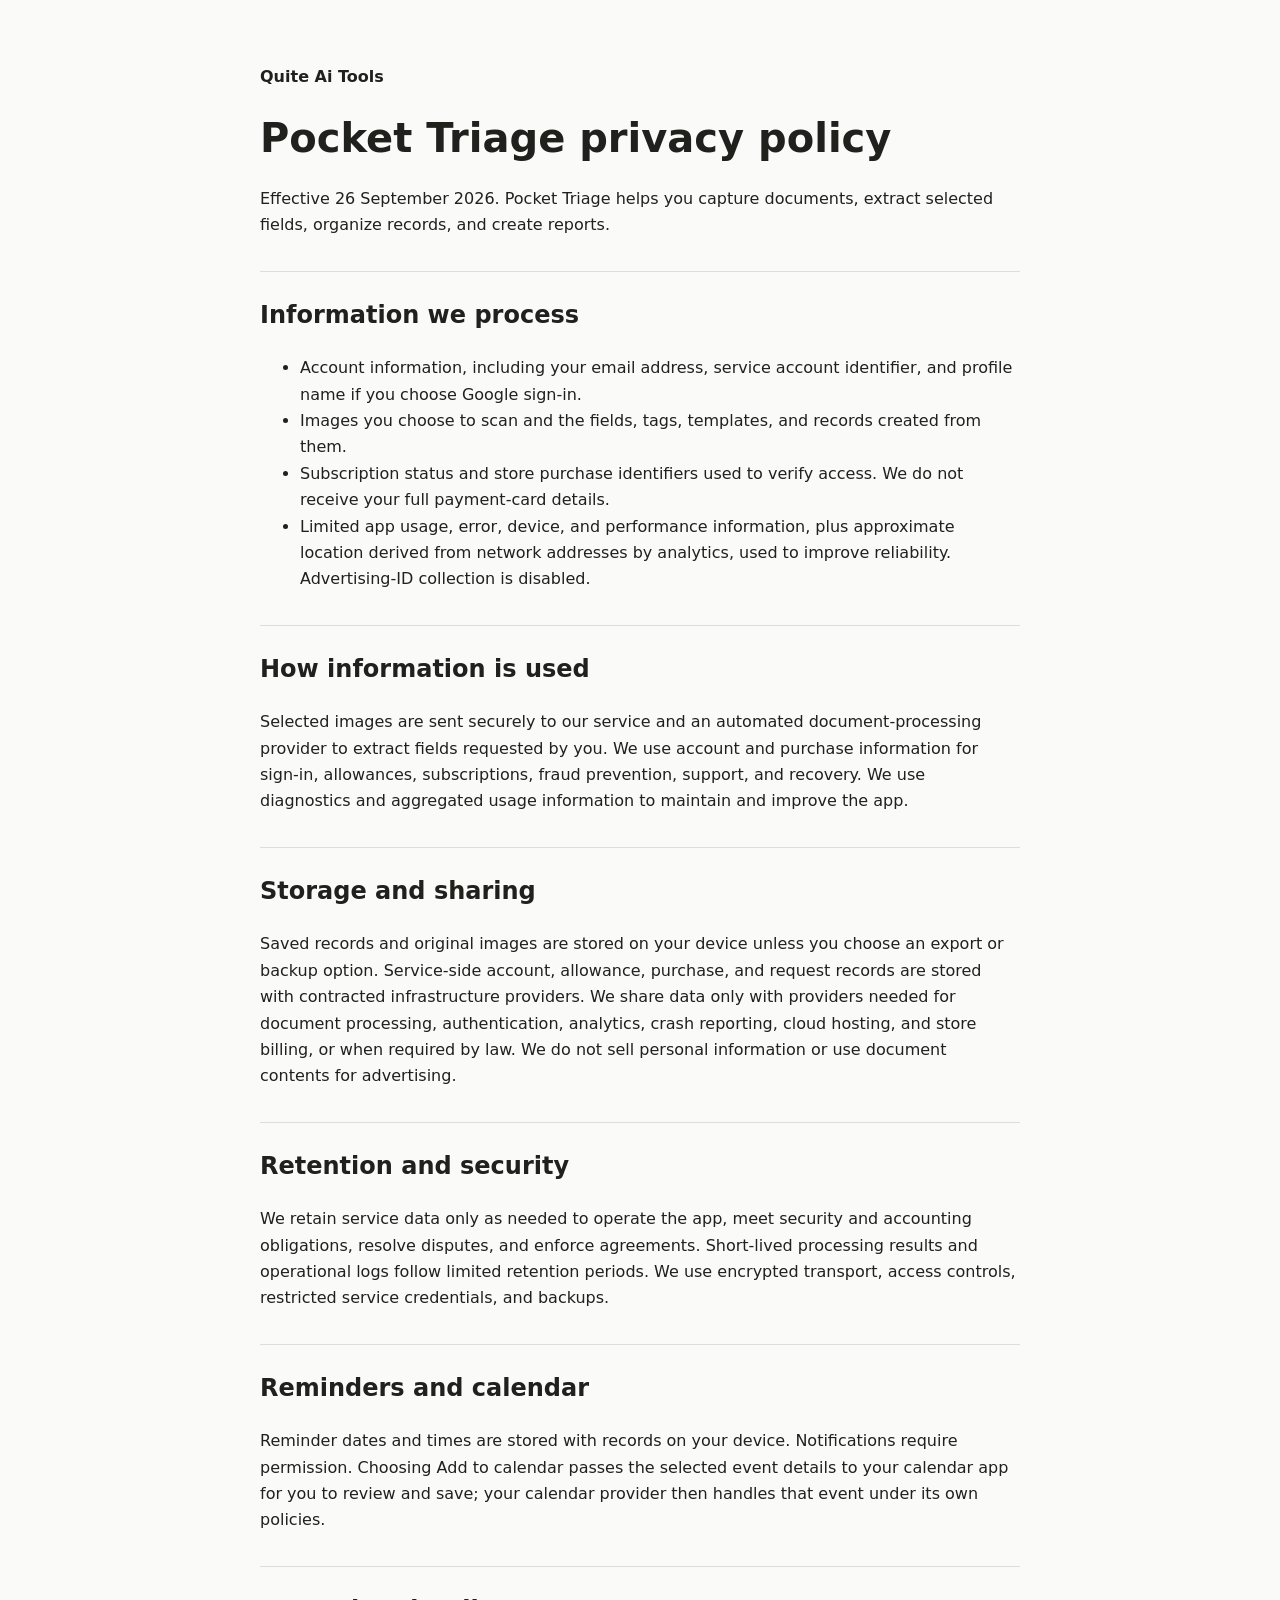
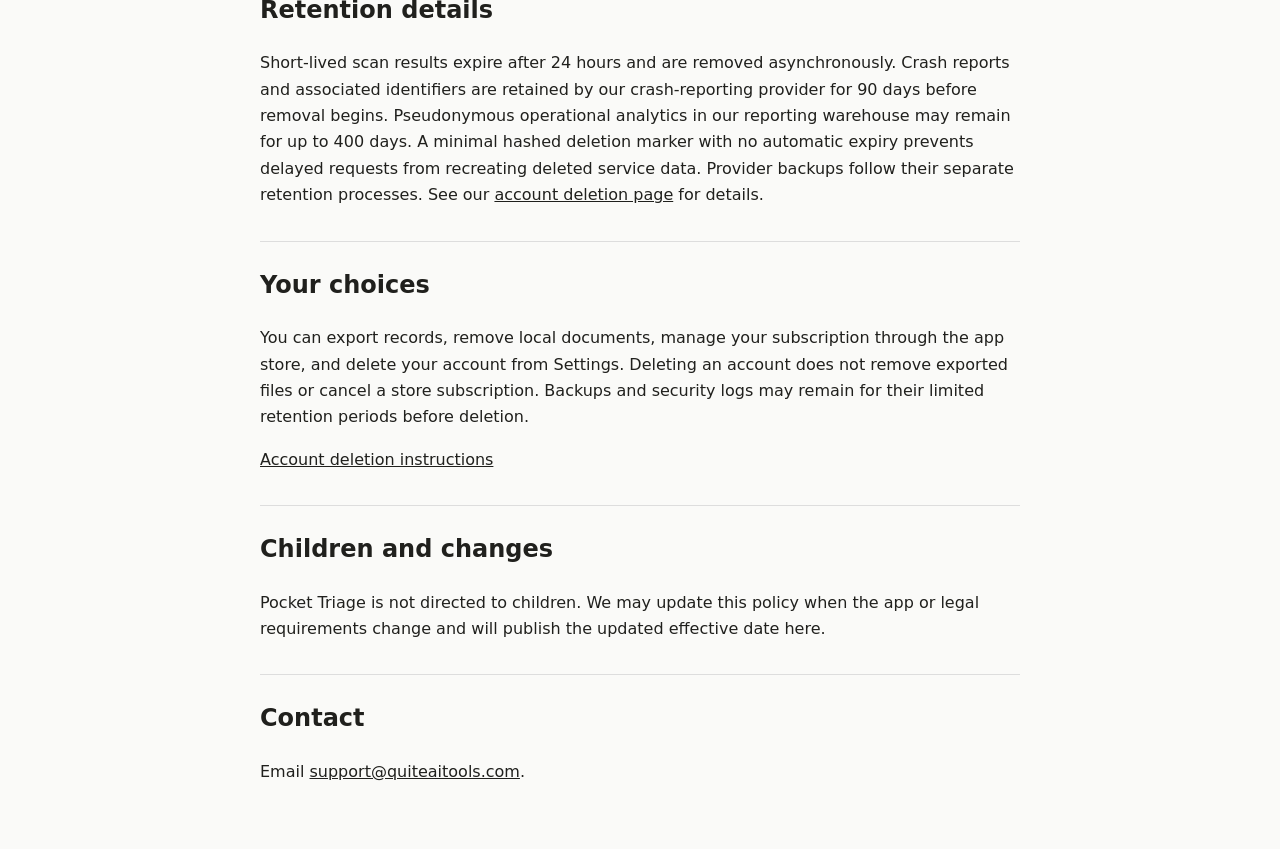
<file: privacy.html>
<!doctype html>
<html lang="en"><head><meta charset="utf-8"><meta name="viewport" content="width=device-width,initial-scale=1"><meta name="description" content="How Pocket Triage processes account details, document images, saved records, analytics, subscriptions and reminders."><title>Pocket Triage privacy policy | Quite Ai Tools</title><style>body{font:16px/1.65 system-ui;max-width:760px;margin:auto;padding:48px 24px;color:#20201d;background:#fafaf8}h1{font-size:2.5rem;line-height:1.05}h2{margin-top:2rem;border-top:1px solid #ddd;padding-top:1.5rem}a{color:inherit}</style></head><body><p><strong>Quite Ai Tools</strong></p><h1>Pocket Triage privacy policy</h1><p>Effective 26 September 2026. Pocket Triage helps you capture documents, extract selected fields, organize records, and create reports.</p><h2>Information we process</h2><ul><li>Account information, including your email address, service account identifier, and profile name if you choose Google sign-in.</li><li>Images you choose to scan and the fields, tags, templates, and records created from them.</li><li>Subscription status and store purchase identifiers used to verify access. We do not receive your full payment-card details.</li><li>Limited app usage, error, device, and performance information, plus approximate location derived from network addresses by analytics, used to improve reliability. Advertising-ID collection is disabled.</li></ul><h2>How information is used</h2><p>Selected images are sent securely to our service and an automated document-processing provider to extract fields requested by you. We use account and purchase information for sign-in, allowances, subscriptions, fraud prevention, support, and recovery. We use diagnostics and aggregated usage information to maintain and improve the app.</p><h2>Storage and sharing</h2><p>Saved records and original images are stored on your device unless you choose an export or backup option. Service-side account, allowance, purchase, and request records are stored with contracted infrastructure providers. We share data only with providers needed for document processing, authentication, analytics, crash reporting, cloud hosting, and store billing, or when required by law. We do not sell personal information or use document contents for advertising.</p><h2>Retention and security</h2><p>We retain service data only as needed to operate the app, meet security and accounting obligations, resolve disputes, and enforce agreements. Short-lived processing results and operational logs follow limited retention periods. We use encrypted transport, access controls, restricted service credentials, and backups.</p><h2>Reminders and calendar</h2><p>Reminder dates and times are stored with records on your device. Notifications require permission. Choosing Add to calendar passes the selected event details to your calendar app for you to review and save; your calendar provider then handles that event under its own policies.</p><h2>Retention details</h2><p>Short-lived scan results expire after 24 hours and are removed asynchronously. Crash reports and associated identifiers are retained by our crash-reporting provider for 90 days before removal begins. Pseudonymous operational analytics in our reporting warehouse may remain for up to 400 days. A minimal hashed deletion marker with no automatic expiry prevents delayed requests from recreating deleted service data. Provider backups follow their separate retention processes. See our <a href="index.html">account deletion page</a> for details.</p><h2>Your choices</h2><p>You can export records, remove local documents, manage your subscription through the app store, and delete your account from Settings. Deleting an account does not remove exported files or cancel a store subscription. Backups and security logs may remain for their limited retention periods before deletion.</p><p><a href="index.html">Account deletion instructions</a></p><h2>Children and changes</h2><p>Pocket Triage is not directed to children. We may update this policy when the app or legal requirements change and will publish the updated effective date here.</p><h2>Contact</h2><p>Email <a href="mailto:support@quiteaitools.com">support@quiteaitools.com</a>.</p></body></html>
</file>
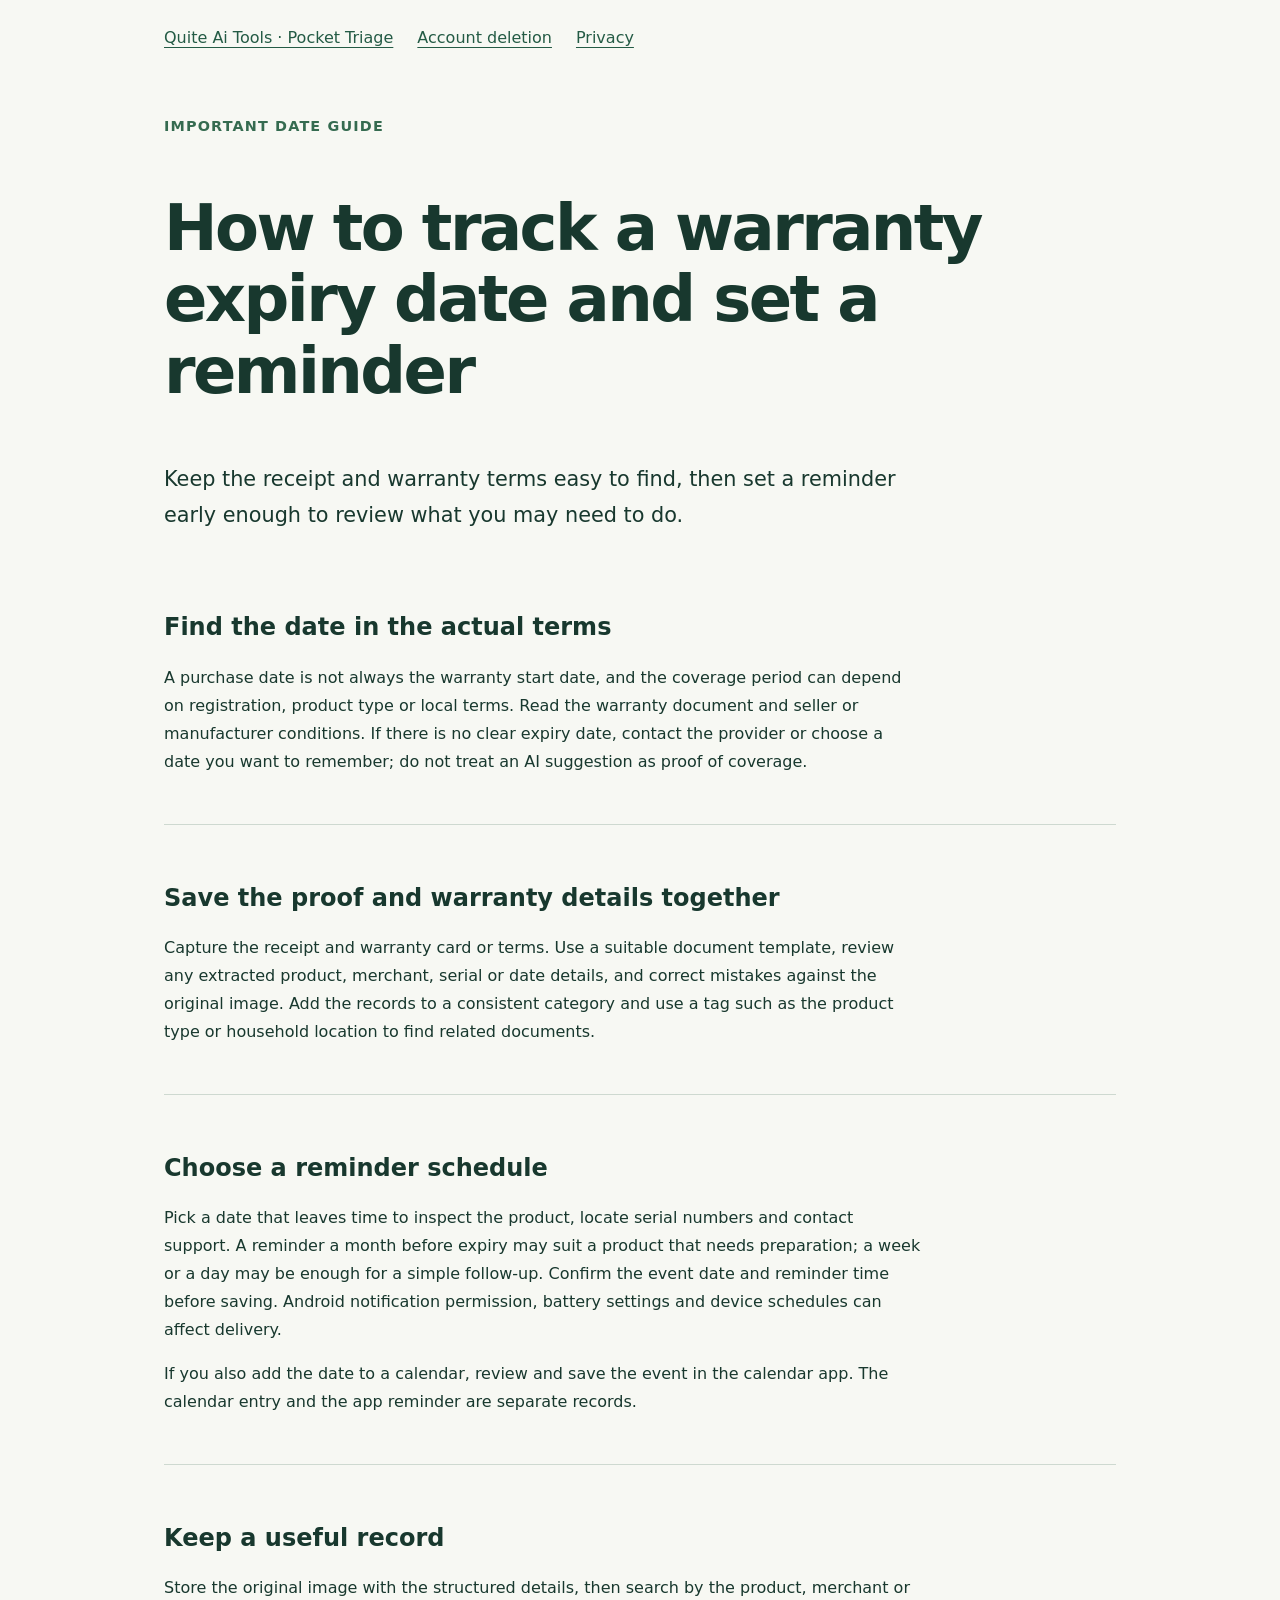
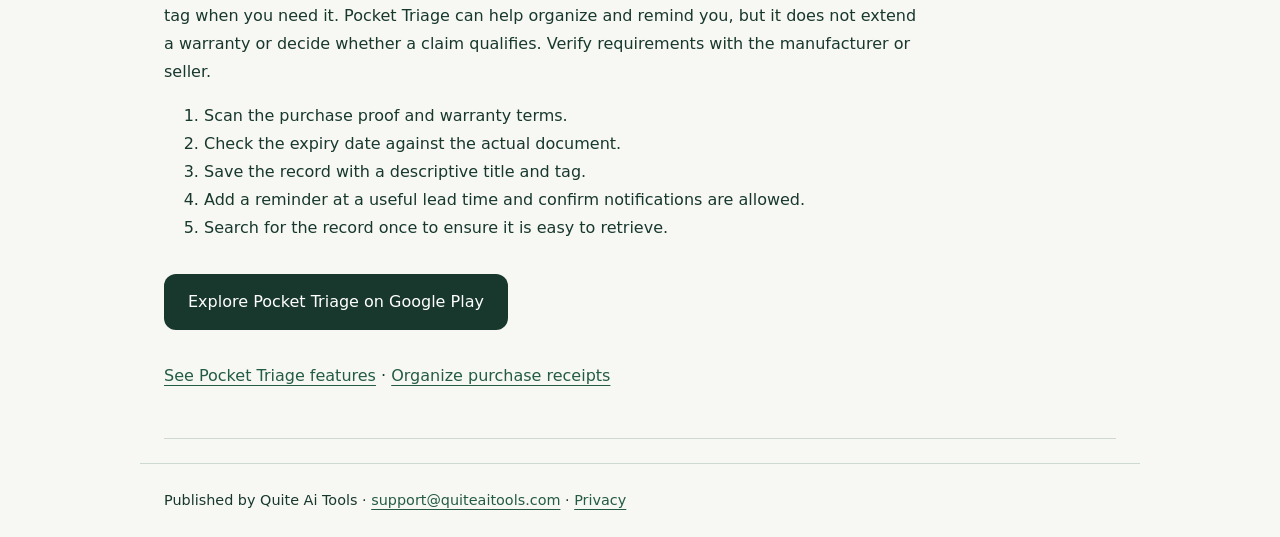
<file: warranty-expiry-reminders.html>
<!doctype html>
<html lang="en"><head><meta charset="utf-8"><meta name="viewport" content="width=device-width,initial-scale=1"><title>How to track warranty expiry dates and reminders | Pocket Triage</title><meta name="description" content="Keep proof of purchase and warranty terms together, confirm the expiry date and set a useful reminder on your Android phone."><link rel="canonical" href="https://rakshit444.github.io/quite-ai-tools-support/warranty-expiry-reminders.html"><meta property="og:title" content="How to track warranty expiry dates and reminders"><meta property="og:description" content="A careful way to save warranty paperwork and remember a confirmed expiry date."><meta property="og:type" content="article"><link rel="stylesheet" href="site.css"></head><body><nav aria-label="Main navigation"><a href="pocket-triage.html">Quite Ai Tools · Pocket Triage</a><a href="index.html">Account deletion</a><a href="privacy.html">Privacy</a></nav><main><article><header><p class="eyebrow">Important date guide</p><h1>How to track a warranty expiry date and set a reminder</h1><p class="lead">Keep the receipt and warranty terms easy to find, then set a reminder early enough to review what you may need to do.</p></header>
<section><h2>Find the date in the actual terms</h2><p>A purchase date is not always the warranty start date, and the coverage period can depend on registration, product type or local terms. Read the warranty document and seller or manufacturer conditions. If there is no clear expiry date, contact the provider or choose a date you want to remember; do not treat an AI suggestion as proof of coverage.</p></section>
<section><h2>Save the proof and warranty details together</h2><p>Capture the receipt and warranty card or terms. Use a suitable document template, review any extracted product, merchant, serial or date details, and correct mistakes against the original image. Add the records to a consistent category and use a tag such as the product type or household location to find related documents.</p></section>
<section><h2>Choose a reminder schedule</h2><p>Pick a date that leaves time to inspect the product, locate serial numbers and contact support. A reminder a month before expiry may suit a product that needs preparation; a week or a day may be enough for a simple follow-up. Confirm the event date and reminder time before saving. Android notification permission, battery settings and device schedules can affect delivery.</p><p>If you also add the date to a calendar, review and save the event in the calendar app. The calendar entry and the app reminder are separate records.</p></section>
<section><h2>Keep a useful record</h2><p>Store the original image with the structured details, then search by the product, merchant or tag when you need it. Pocket Triage can help organize and remind you, but it does not extend a warranty or decide whether a claim qualifies. Verify requirements with the manufacturer or seller.</p><ol><li>Scan the purchase proof and warranty terms.</li><li>Check the expiry date against the actual document.</li><li>Save the record with a descriptive title and tag.</li><li>Add a reminder at a useful lead time and confirm notifications are allowed.</li><li>Search for the record once to ensure it is easy to retrieve.</li></ol><p><a class="button" href="https://play.google.com/store/apps/details?id=com.app.pockettriage&amp;utm_source=quite_ai_tools&amp;utm_campaign=warranty_reminder_guide">Explore Pocket Triage on Google Play</a></p><p><a href="pocket-triage.html">See Pocket Triage features</a> · <a href="organize-receipts.html">Organize purchase receipts</a></p></section></article></main><footer>Published by Quite Ai Tools · <a href="mailto:support@quiteaitools.com">support@quiteaitools.com</a> · <a href="privacy.html">Privacy</a></footer></body></html>
</file>
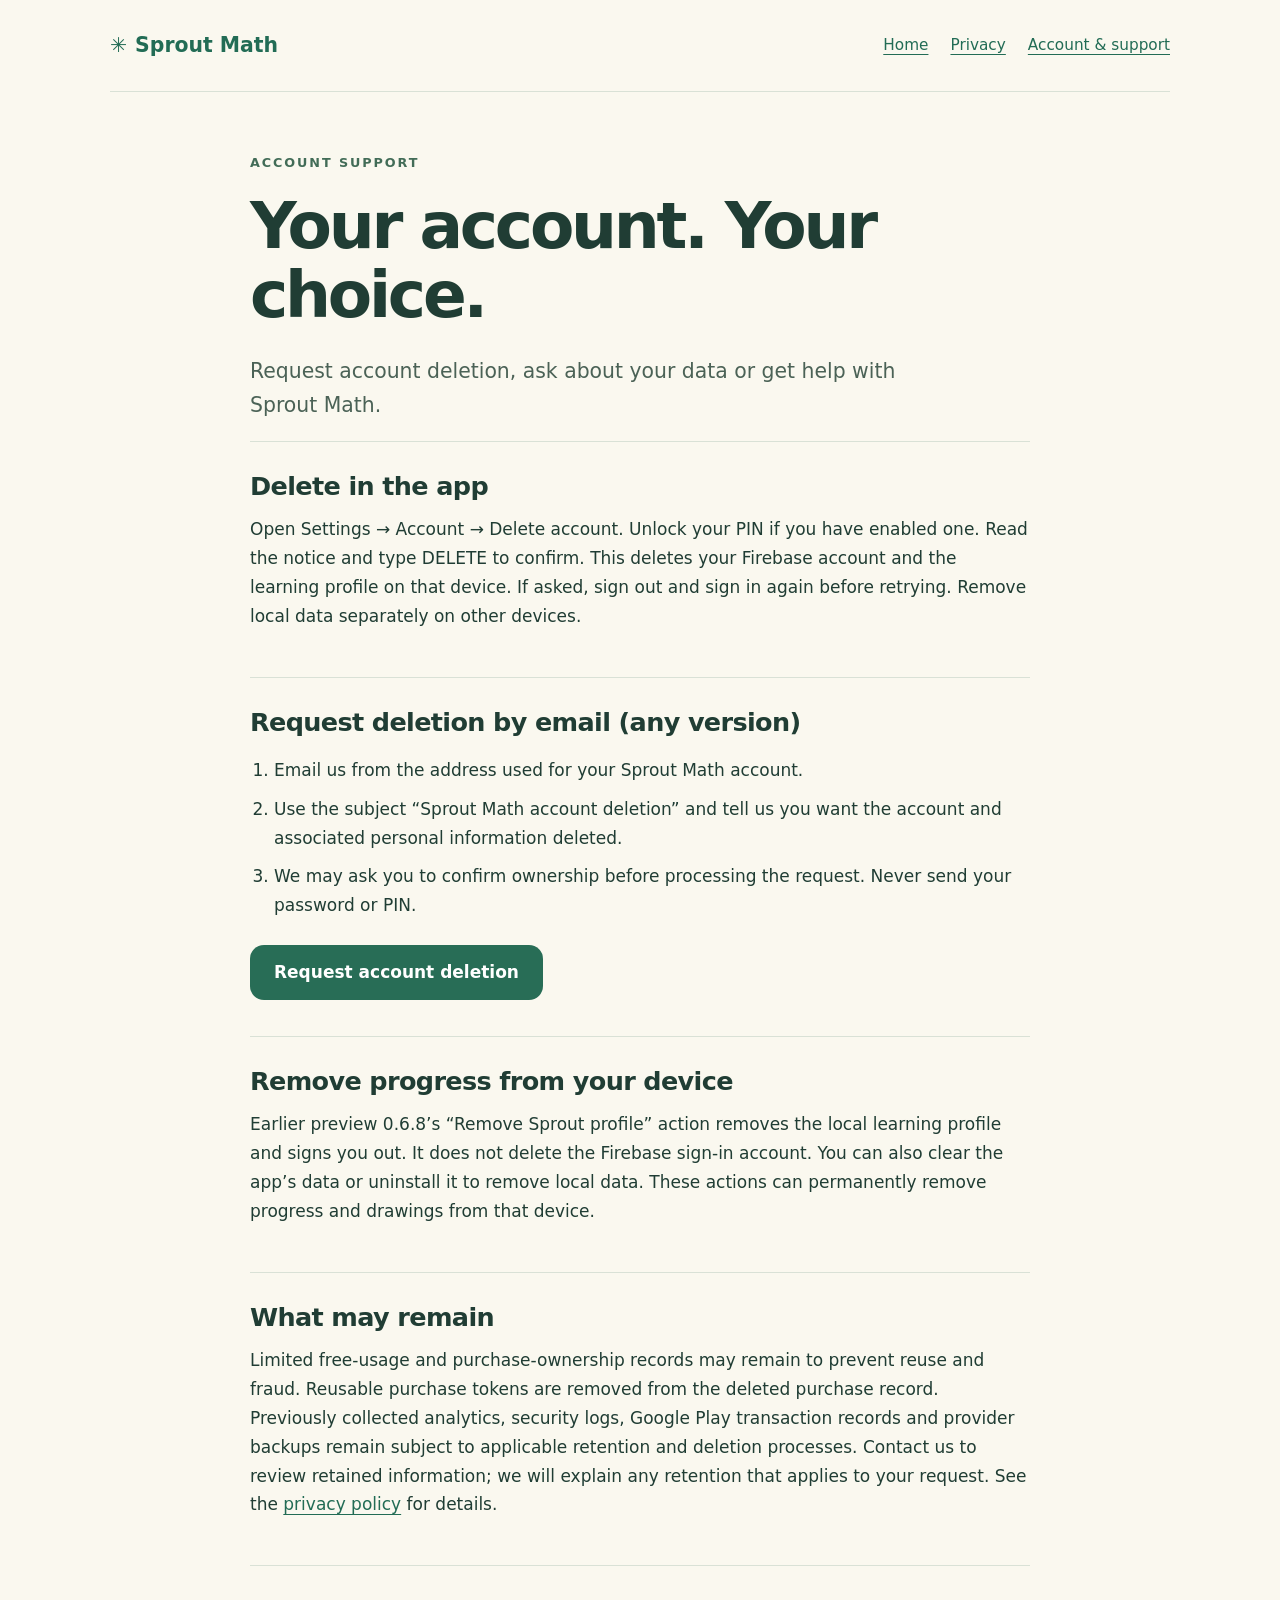
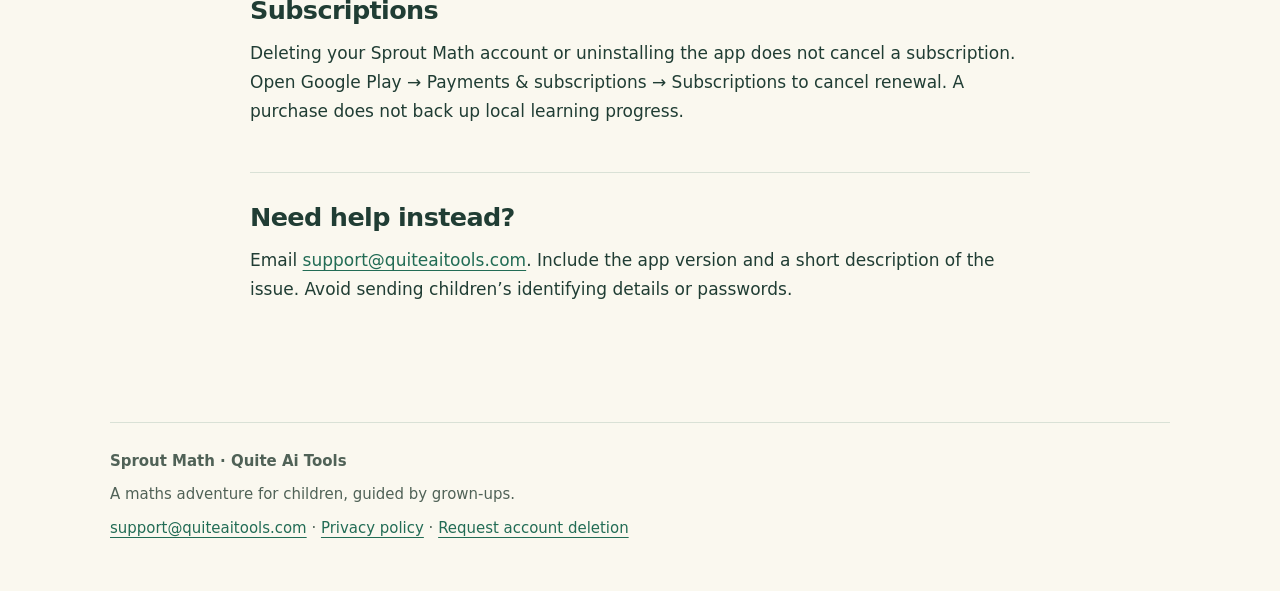
<file: sprout-math/delete-account.html>
<!doctype html><html lang="en"><head><meta charset="utf-8"><meta name="viewport" content="width=device-width,initial-scale=1"><title>Account deletion and support | Sprout Math</title><meta name="description" content="Request deletion of your Sprout Math account and understand what the current in-app profile removal does."><meta name="theme-color" content="#286d56"><link rel="stylesheet" href="style.css"></head><body><header><a class="brand" href="./"><span class="sprout" aria-hidden="true">✳</span>Sprout Math</a><nav aria-label="Main navigation"><a href="./">Home</a><a href="privacy.html">Privacy</a><a href="delete-account.html">Account &amp; support</a></nav></header><main class="legal"><p class="eyebrow">Account support</p><h1>Your account. Your choice.</h1><p class="lead">Request account deletion, ask about your data or get help with Sprout Math.</p><section><h2>Delete in the app</h2><p>Open Settings → Account → Delete account. Unlock your PIN if you have enabled one. Read the notice and type DELETE to confirm. This deletes your Firebase account and the learning profile on that device. If asked, sign out and sign in again before retrying. Remove local data separately on other devices.</p></section><section><h2>Request deletion by email (any version)</h2><ol><li>Email us from the address used for your Sprout Math account.</li><li>Use the subject “Sprout Math account deletion” and tell us you want the account and associated personal information deleted.</li><li>We may ask you to confirm ownership before processing the request. Never send your password or PIN.</li></ol><a class="button" href="mailto:support@quiteaitools.com?subject=Sprout%20Math%20account%20deletion">Request account deletion</a></section><section><h2>Remove progress from your device</h2><p>Earlier preview 0.6.8’s “Remove Sprout profile” action removes the local learning profile and signs you out. It does not delete the Firebase sign-in account. You can also clear the app’s data or uninstall it to remove local data. These actions can permanently remove progress and drawings from that device.</p></section><section><h2>What may remain</h2><p>Limited free-usage and purchase-ownership records may remain to prevent reuse and fraud. Reusable purchase tokens are removed from the deleted purchase record. Previously collected analytics, security logs, Google Play transaction records and provider backups remain subject to applicable retention and deletion processes. Contact us to review retained information; we will explain any retention that applies to your request. See the <a href="privacy.html">privacy policy</a> for details.</p></section><section><h2>Subscriptions</h2><p>Deleting your Sprout Math account or uninstalling the app does not cancel a subscription. Open Google Play → Payments &amp; subscriptions → Subscriptions to cancel renewal. A purchase does not back up local learning progress.</p></section><section><h2>Need help instead?</h2><p>Email <a href="mailto:support@quiteaitools.com?subject=Sprout%20Math%20support">support@quiteaitools.com</a>. Include the app version and a short description of the issue. Avoid sending children’s identifying details or passwords.</p></section></main><footer><strong>Sprout Math · Quite Ai Tools</strong><p>A maths adventure for children, guided by grown-ups.</p><p><a href="mailto:support@quiteaitools.com">support@quiteaitools.com</a> · <a href="privacy.html">Privacy policy</a> · <a href="delete-account.html">Request account deletion</a></p></footer></body></html>
</file>
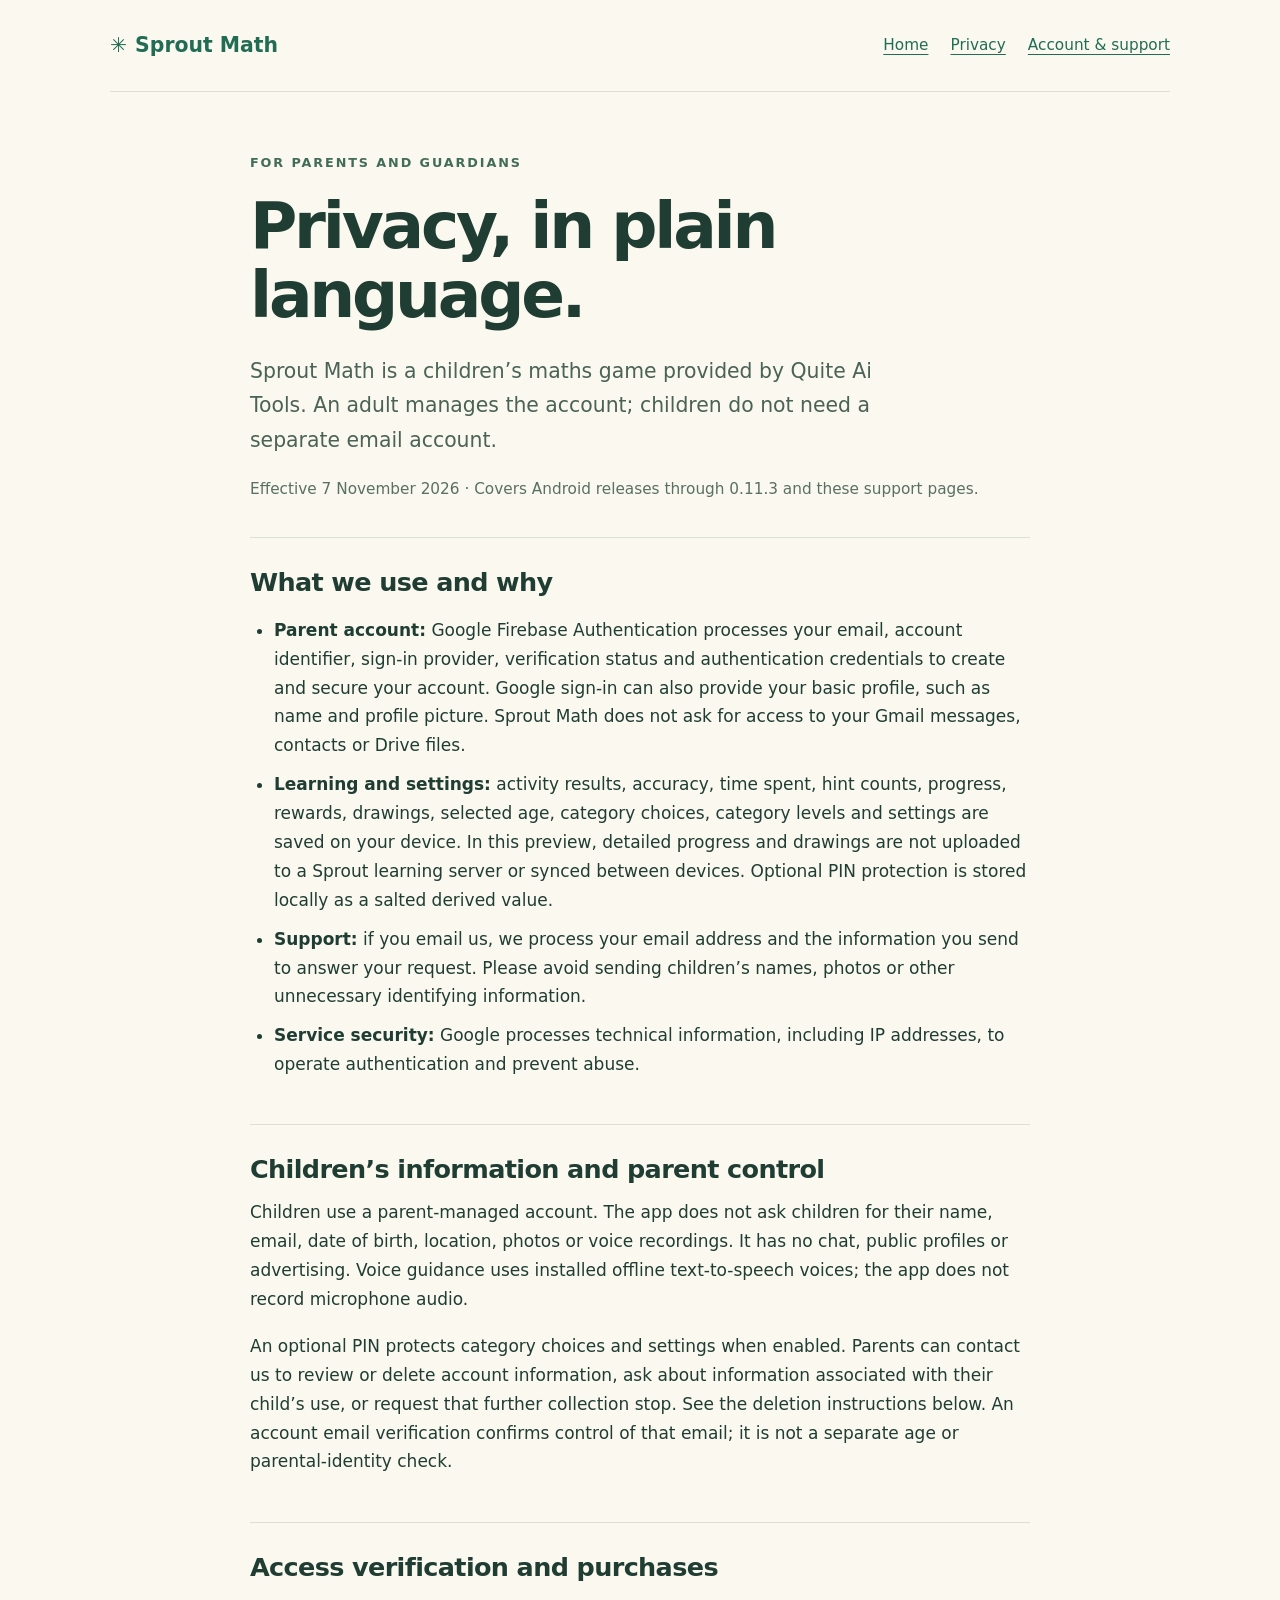
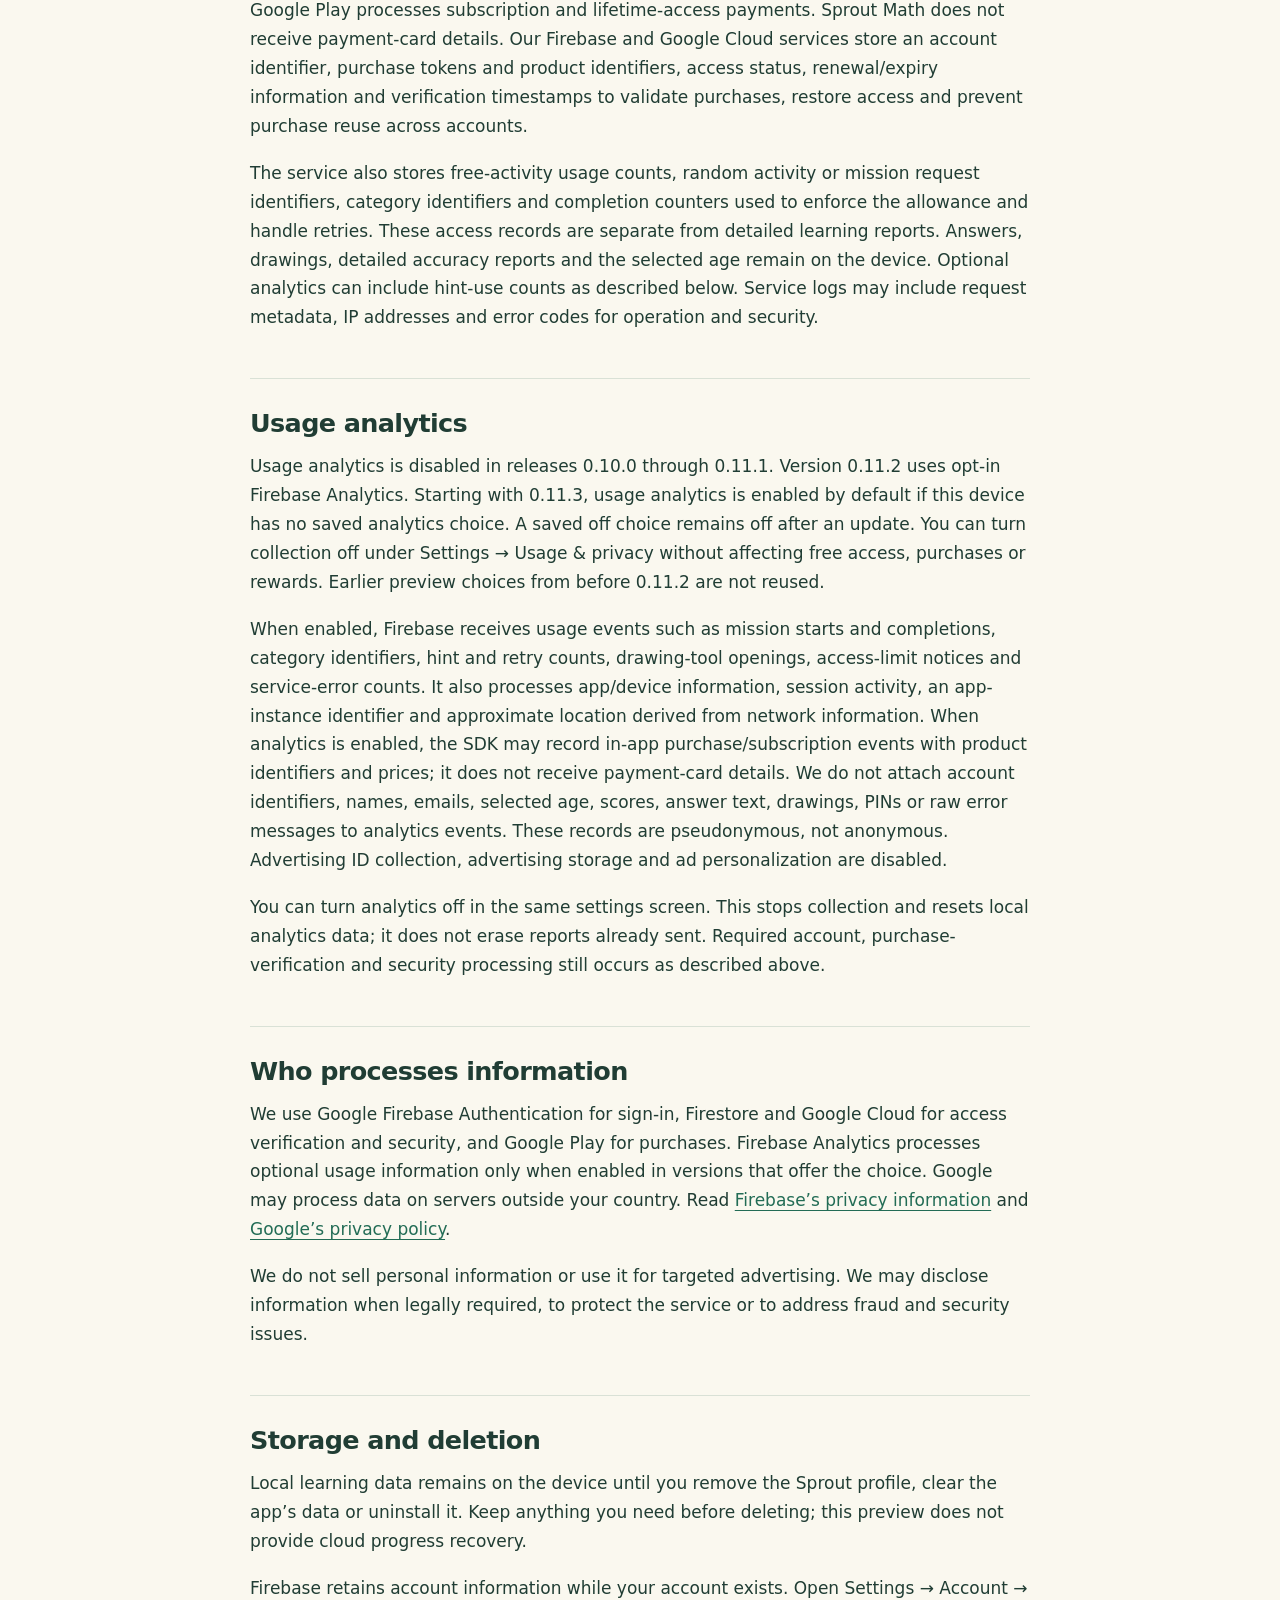
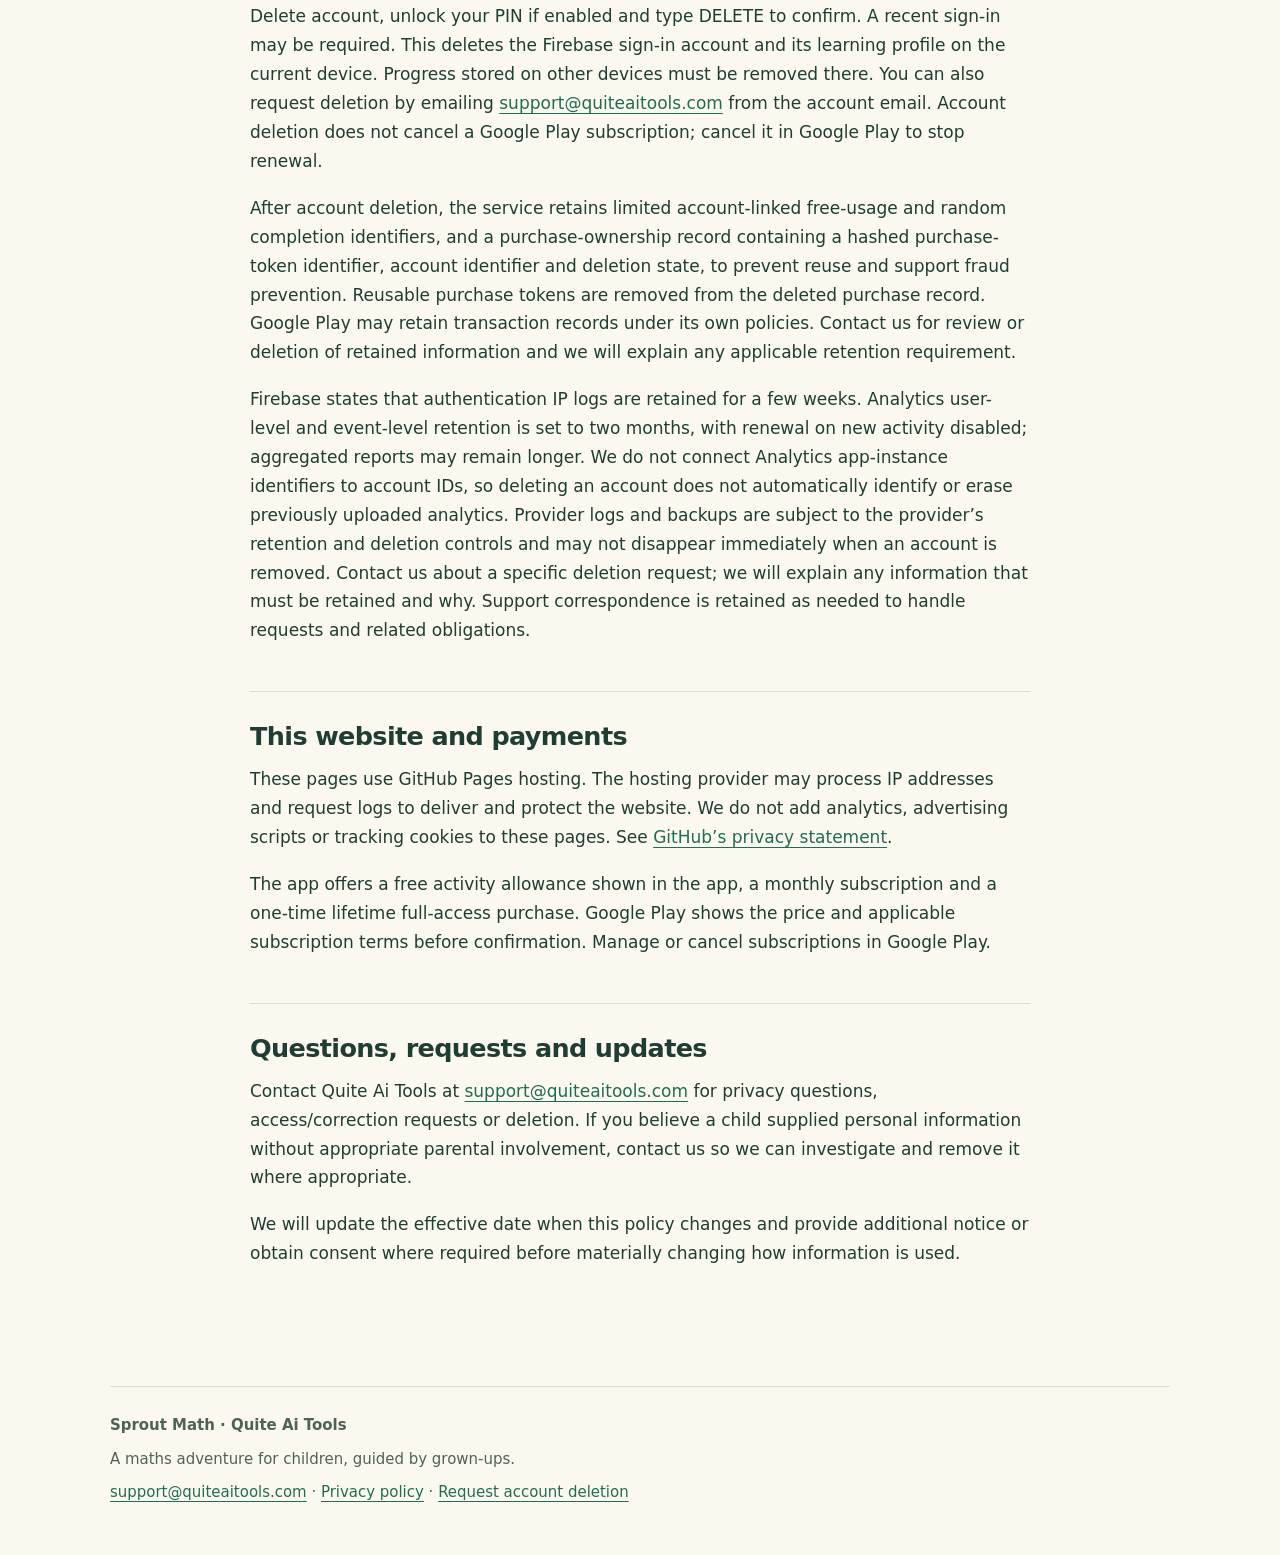
<file: sprout-math/privacy.html>
<!doctype html><html lang="en"><head><meta charset="utf-8"><meta name="viewport" content="width=device-width,initial-scale=1"><title>Privacy policy | Sprout Math</title><meta name="description" content="How Sprout Math handles parent accounts, children’s learning progress, access verification, purchases and deletion requests."><meta name="theme-color" content="#286d56"><link rel="stylesheet" href="style.css"></head><body><header><a class="brand" href="./"><span class="sprout" aria-hidden="true">✳</span>Sprout Math</a><nav aria-label="Main navigation"><a href="./">Home</a><a href="privacy.html">Privacy</a><a href="delete-account.html">Account &amp; support</a></nav></header><main class="legal"><p class="eyebrow">For parents and guardians</p><h1>Privacy, in plain language.</h1><p class="lead">Sprout Math is a children’s maths game provided by Quite Ai Tools. An adult manages the account; children do not need a separate email account.</p><p class="updated">Effective 7 November 2026 · Covers Android releases through 0.11.3 and these support pages.</p>
<section><h2>What we use and why</h2><ul><li><strong>Parent account:</strong> Google Firebase Authentication processes your email, account identifier, sign-in provider, verification status and authentication credentials to create and secure your account. Google sign-in can also provide your basic profile, such as name and profile picture. Sprout Math does not ask for access to your Gmail messages, contacts or Drive files.</li><li><strong>Learning and settings:</strong> activity results, accuracy, time spent, hint counts, progress, rewards, drawings, selected age, category choices, category levels and settings are saved on your device. In this preview, detailed progress and drawings are not uploaded to a Sprout learning server or synced between devices. Optional PIN protection is stored locally as a salted derived value.</li><li><strong>Support:</strong> if you email us, we process your email address and the information you send to answer your request. Please avoid sending children’s names, photos or other unnecessary identifying information.</li><li><strong>Service security:</strong> Google processes technical information, including IP addresses, to operate authentication and prevent abuse.</li></ul></section>
<section><h2>Children’s information and parent control</h2><p>Children use a parent-managed account. The app does not ask children for their name, email, date of birth, location, photos or voice recordings. It has no chat, public profiles or advertising. Voice guidance uses installed offline text-to-speech voices; the app does not record microphone audio.</p><p>An optional PIN protects category choices and settings when enabled. Parents can contact us to review or delete account information, ask about information associated with their child’s use, or request that further collection stop. See the deletion instructions below. An account email verification confirms control of that email; it is not a separate age or parental-identity check.</p></section>
<section><h2>Access verification and purchases</h2><p>Google Play processes subscription and lifetime-access payments. Sprout Math does not receive payment-card details. Our Firebase and Google Cloud services store an account identifier, purchase tokens and product identifiers, access status, renewal/expiry information and verification timestamps to validate purchases, restore access and prevent purchase reuse across accounts.</p><p>The service also stores free-activity usage counts, random activity or mission request identifiers, category identifiers and completion counters used to enforce the allowance and handle retries. These access records are separate from detailed learning reports. Answers, drawings, detailed accuracy reports and the selected age remain on the device. Optional analytics can include hint-use counts as described below. Service logs may include request metadata, IP addresses and error codes for operation and security.</p></section><section><h2>Usage analytics</h2><p>Usage analytics is disabled in releases 0.10.0 through 0.11.1. Version 0.11.2 uses opt-in Firebase Analytics. Starting with 0.11.3, usage analytics is enabled by default if this device has no saved analytics choice. A saved off choice remains off after an update. You can turn collection off under Settings → Usage &amp; privacy without affecting free access, purchases or rewards. Earlier preview choices from before 0.11.2 are not reused.</p><p>When enabled, Firebase receives usage events such as mission starts and completions, category identifiers, hint and retry counts, drawing-tool openings, access-limit notices and service-error counts. It also processes app/device information, session activity, an app-instance identifier and approximate location derived from network information. When analytics is enabled, the SDK may record in-app purchase/subscription events with product identifiers and prices; it does not receive payment-card details. We do not attach account identifiers, names, emails, selected age, scores, answer text, drawings, PINs or raw error messages to analytics events. These records are pseudonymous, not anonymous. Advertising ID collection, advertising storage and ad personalization are disabled.</p><p>You can turn analytics off in the same settings screen. This stops collection and resets local analytics data; it does not erase reports already sent. Required account, purchase-verification and security processing still occurs as described above.</p></section><section><h2>Who processes information</h2><p>We use Google Firebase Authentication for sign-in, Firestore and Google Cloud for access verification and security, and Google Play for purchases. Firebase Analytics processes optional usage information only when enabled in versions that offer the choice. Google may process data on servers outside your country. Read <a href="https://firebase.google.com/support/privacy">Firebase’s privacy information</a> and <a href="https://policies.google.com/privacy">Google’s privacy policy</a>.</p><p>We do not sell personal information or use it for targeted advertising. We may disclose information when legally required, to protect the service or to address fraud and security issues.</p></section>
<section><h2>Storage and deletion</h2><p>Local learning data remains on the device until you remove the Sprout profile, clear the app’s data or uninstall it. Keep anything you need before deleting; this preview does not provide cloud progress recovery.</p><p>Firebase retains account information while your account exists. Open Settings → Account → Delete account, unlock your PIN if enabled and type DELETE to confirm. A recent sign-in may be required. This deletes the Firebase sign-in account and its learning profile on the current device. Progress stored on other devices must be removed there. You can also request deletion by emailing <a href="mailto:support@quiteaitools.com?subject=Sprout%20Math%20account%20deletion">support@quiteaitools.com</a> from the account email. Account deletion does not cancel a Google Play subscription; cancel it in Google Play to stop renewal.</p><p>After account deletion, the service retains limited account-linked free-usage and random completion identifiers, and a purchase-ownership record containing a hashed purchase-token identifier, account identifier and deletion state, to prevent reuse and support fraud prevention. Reusable purchase tokens are removed from the deleted purchase record. Google Play may retain transaction records under its own policies. Contact us for review or deletion of retained information and we will explain any applicable retention requirement.</p><p>Firebase states that authentication IP logs are retained for a few weeks. Analytics user-level and event-level retention is set to two months, with renewal on new activity disabled; aggregated reports may remain longer. We do not connect Analytics app-instance identifiers to account IDs, so deleting an account does not automatically identify or erase previously uploaded analytics. Provider logs and backups are subject to the provider’s retention and deletion controls and may not disappear immediately when an account is removed. Contact us about a specific deletion request; we will explain any information that must be retained and why. Support correspondence is retained as needed to handle requests and related obligations.</p></section>
<section><h2>This website and payments</h2><p>These pages use GitHub Pages hosting. The hosting provider may process IP addresses and request logs to deliver and protect the website. We do not add analytics, advertising scripts or tracking cookies to these pages. See <a href="https://docs.github.com/en/site-policy/privacy-policies/github-general-privacy-statement">GitHub’s privacy statement</a>.</p><p>The app offers a free activity allowance shown in the app, a monthly subscription and a one-time lifetime full-access purchase. Google Play shows the price and applicable subscription terms before confirmation. Manage or cancel subscriptions in Google Play.</p></section>
<section><h2>Questions, requests and updates</h2><p>Contact Quite Ai Tools at <a href="mailto:support@quiteaitools.com">support@quiteaitools.com</a> for privacy questions, access/correction requests or deletion. If you believe a child supplied personal information without appropriate parental involvement, contact us so we can investigate and remove it where appropriate.</p><p>We will update the effective date when this policy changes and provide additional notice or obtain consent where required before materially changing how information is used.</p></section></main><footer><strong>Sprout Math · Quite Ai Tools</strong><p>A maths adventure for children, guided by grown-ups.</p><p><a href="mailto:support@quiteaitools.com">support@quiteaitools.com</a> · <a href="privacy.html">Privacy policy</a> · <a href="delete-account.html">Request account deletion</a></p></footer></body></html>
</file>
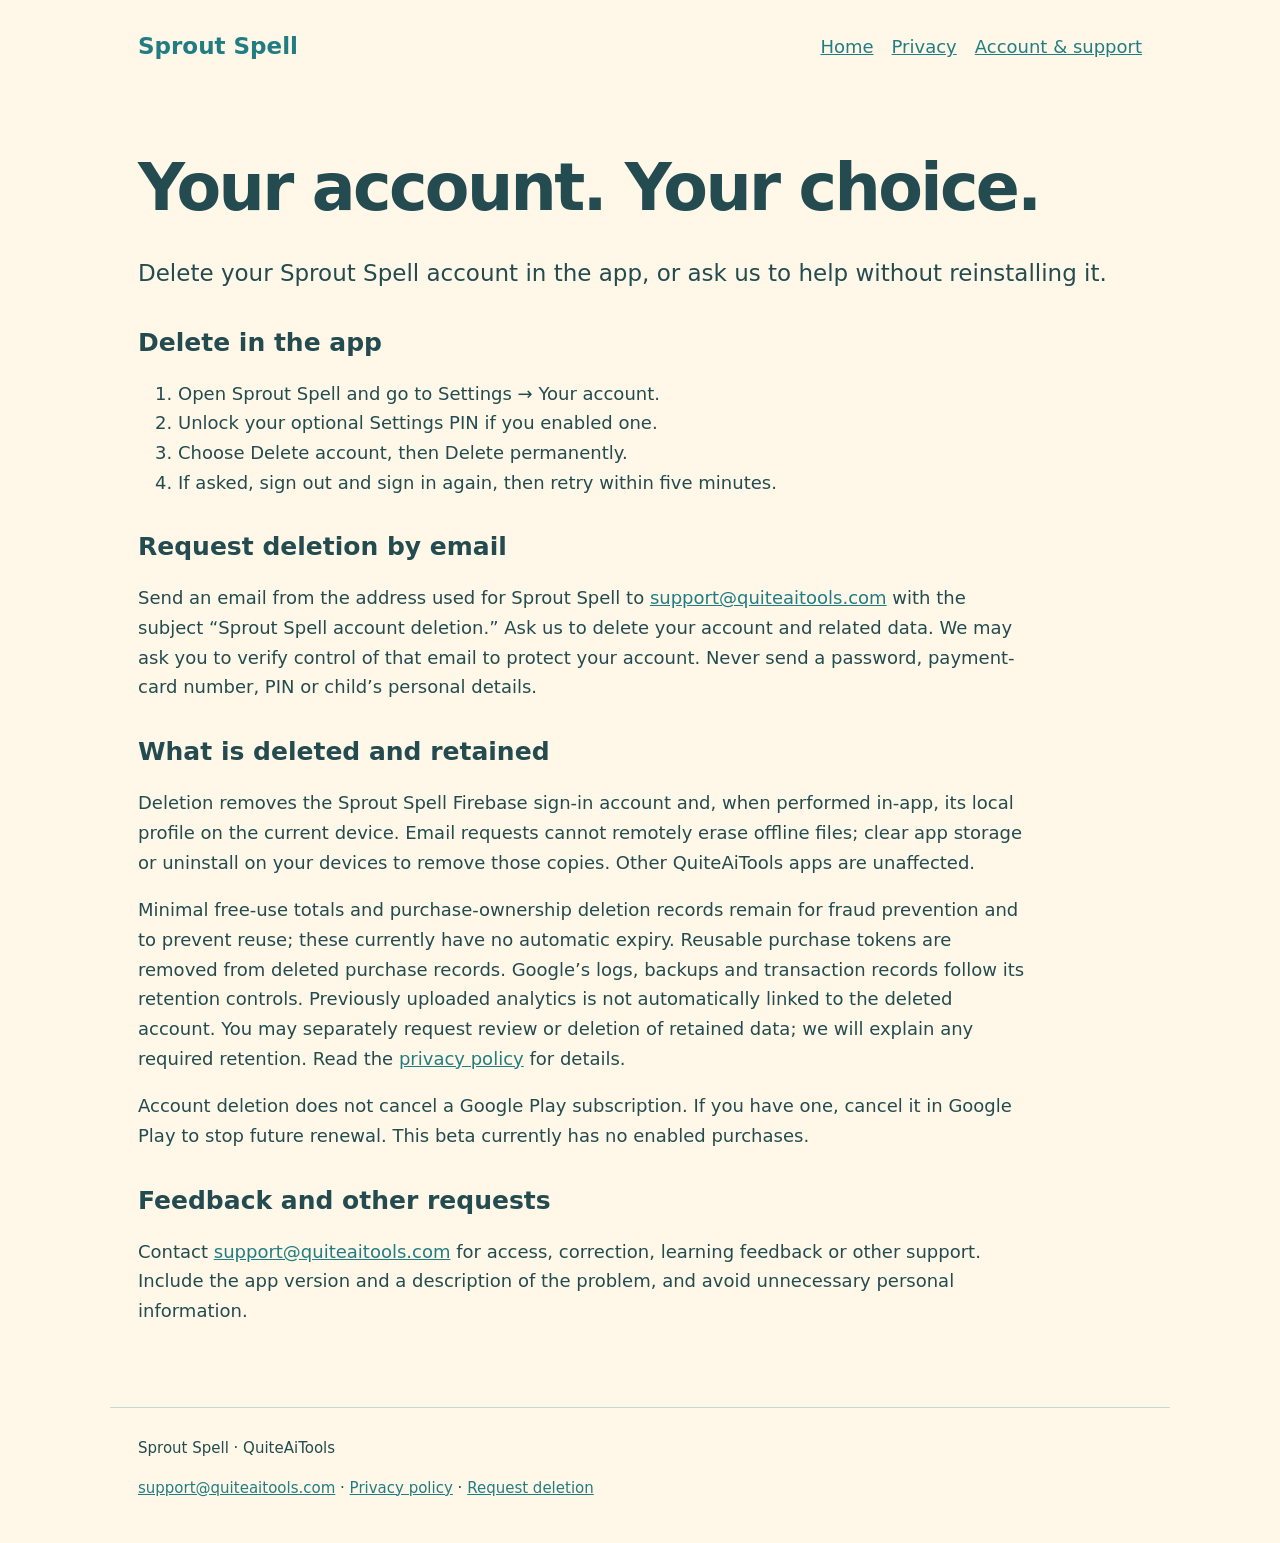
<file: sprout-spell/delete-account.html>
<!doctype html><html lang="en"><head><meta charset="utf-8"><meta name="viewport" content="width=device-width,initial-scale=1"><title>Account deletion and support | Sprout Spell</title><meta name="description" content="Request deletion of your Sprout Spell account and data in-app or by email, and see what information is retained."><meta name="theme-color" content="#227d83"><link rel="icon" href="icon.png"><link rel="stylesheet" href="style.css"></head><body><header><a class="brand" href="./">Sprout Spell</a><nav aria-label="Main navigation"><a href="./">Home</a><a href="privacy.html">Privacy</a><a href="delete-account.html">Account &amp; support</a></nav></header><main><h1>Your account. Your choice.</h1><p class="lead">Delete your Sprout Spell account in the app, or ask us to help without reinstalling it.</p><h2>Delete in the app</h2><ol><li>Open Sprout Spell and go to Settings → Your account.</li><li>Unlock your optional Settings PIN if you enabled one.</li><li>Choose Delete account, then Delete permanently.</li><li>If asked, sign out and sign in again, then retry within five minutes.</li></ol><h2>Request deletion by email</h2><p>Send an email from the address used for Sprout Spell to <a href="mailto:support@quiteaitools.com?subject=Sprout%20Spell%20account%20deletion">support@quiteaitools.com</a> with the subject “Sprout Spell account deletion.” Ask us to delete your account and related data. We may ask you to verify control of that email to protect your account. Never send a password, payment-card number, PIN or child’s personal details.</p><h2>What is deleted and retained</h2><p>Deletion removes the Sprout Spell Firebase sign-in account and, when performed in-app, its local profile on the current device. Email requests cannot remotely erase offline files; clear app storage or uninstall on your devices to remove those copies. Other QuiteAiTools apps are unaffected.</p><p>Minimal free-use totals and purchase-ownership deletion records remain for fraud prevention and to prevent reuse; these currently have no automatic expiry. Reusable purchase tokens are removed from deleted purchase records. Google’s logs, backups and transaction records follow its retention controls. Previously uploaded analytics is not automatically linked to the deleted account. You may separately request review or deletion of retained data; we will explain any required retention. Read the <a href="privacy.html">privacy policy</a> for details.</p><p>Account deletion does not cancel a Google Play subscription. If you have one, cancel it in Google Play to stop future renewal. This beta currently has no enabled purchases.</p><h2>Feedback and other requests</h2><p>Contact <a href="mailto:support@quiteaitools.com?subject=Sprout%20Spell%20support">support@quiteaitools.com</a> for access, correction, learning feedback or other support. Include the app version and a description of the problem, and avoid unnecessary personal information.</p></main><footer>Sprout Spell · QuiteAiTools<p><a href="mailto:support@quiteaitools.com">support@quiteaitools.com</a> · <a href="privacy.html">Privacy policy</a> · <a href="delete-account.html">Request deletion</a></p></footer></body></html>
</file>
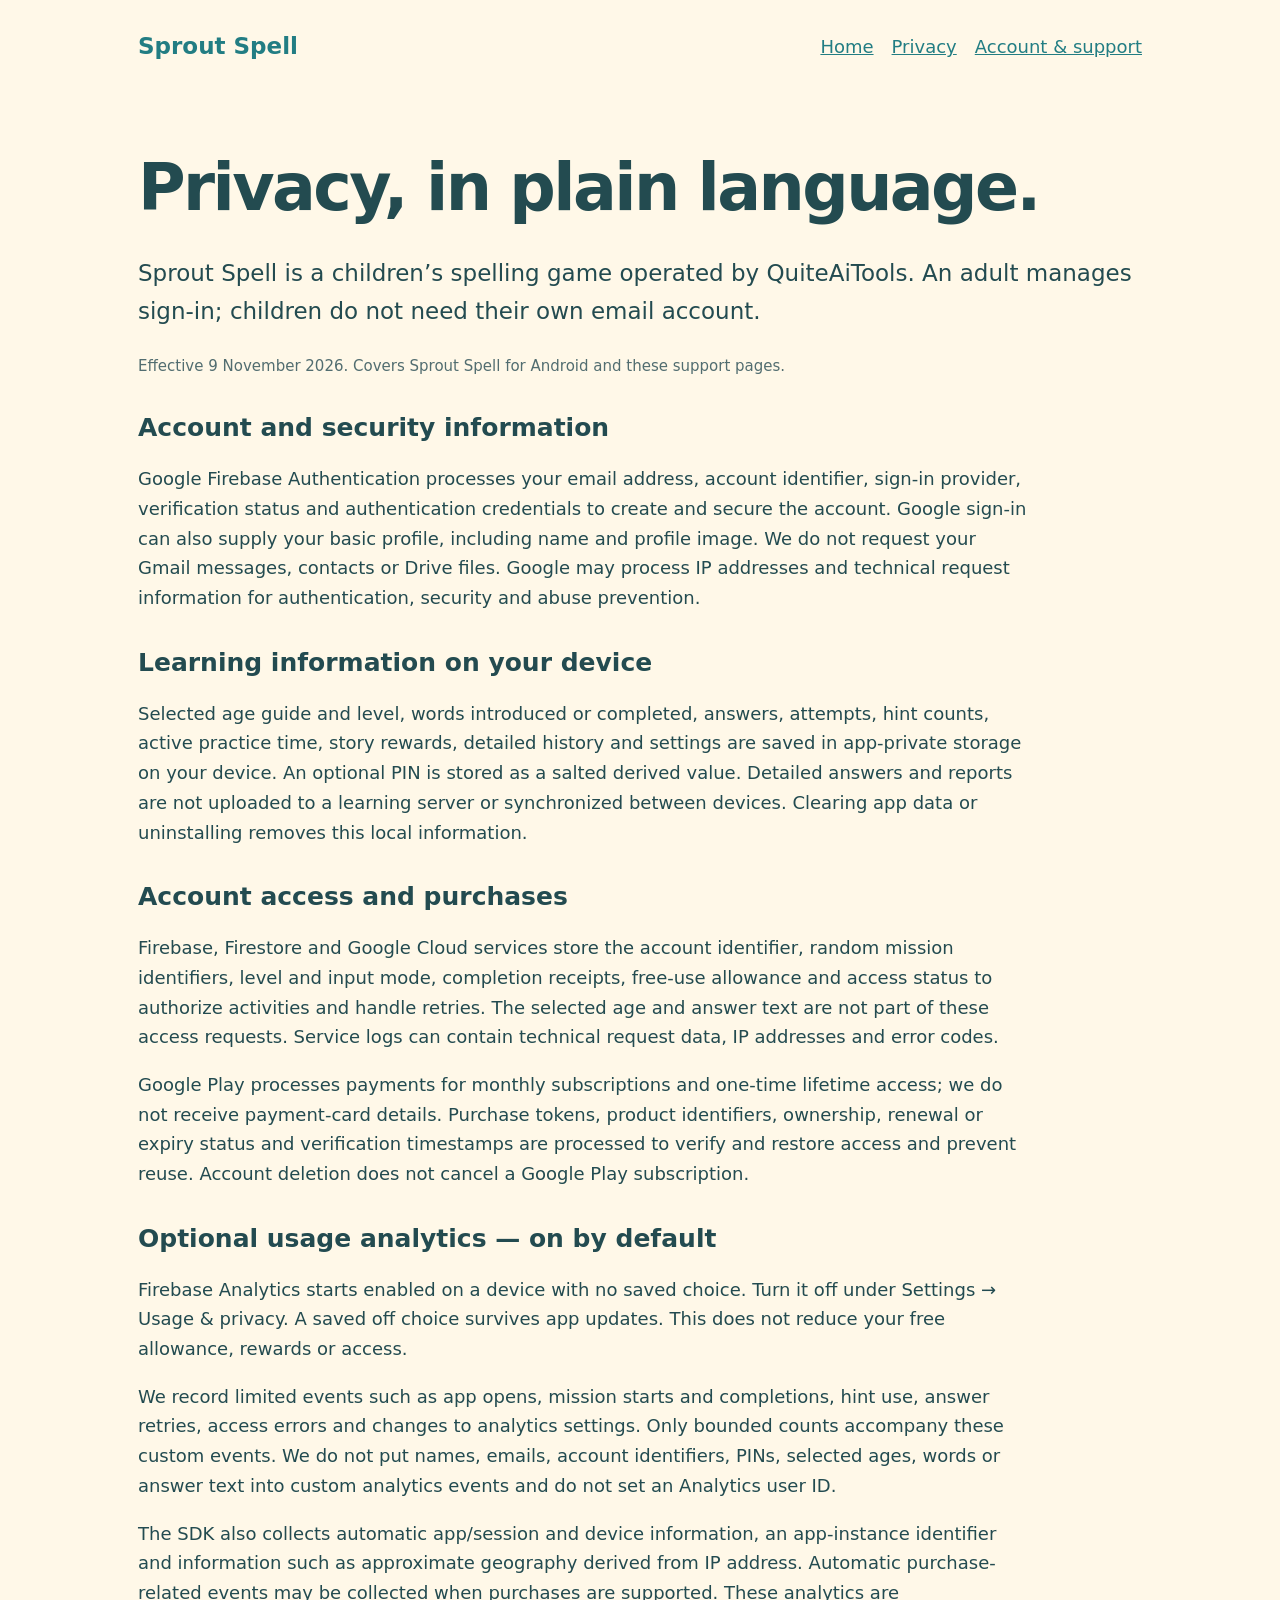
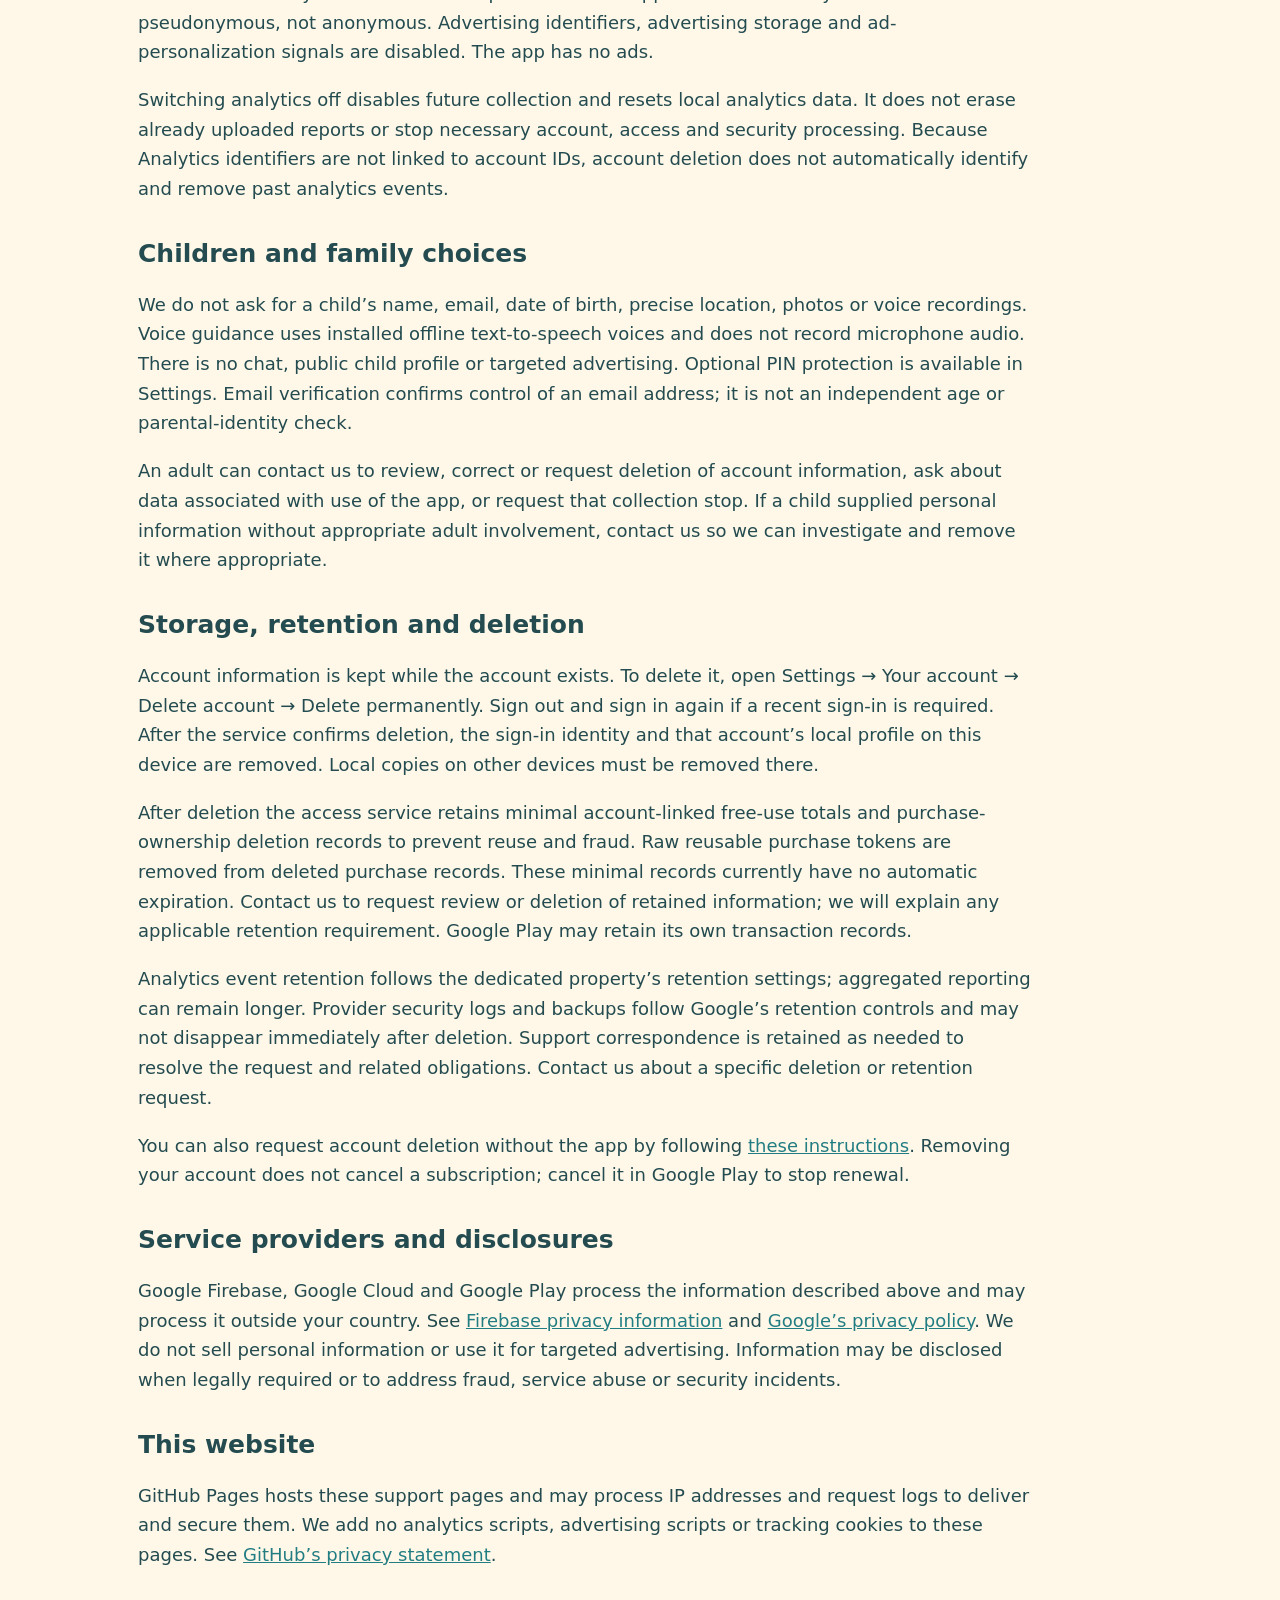
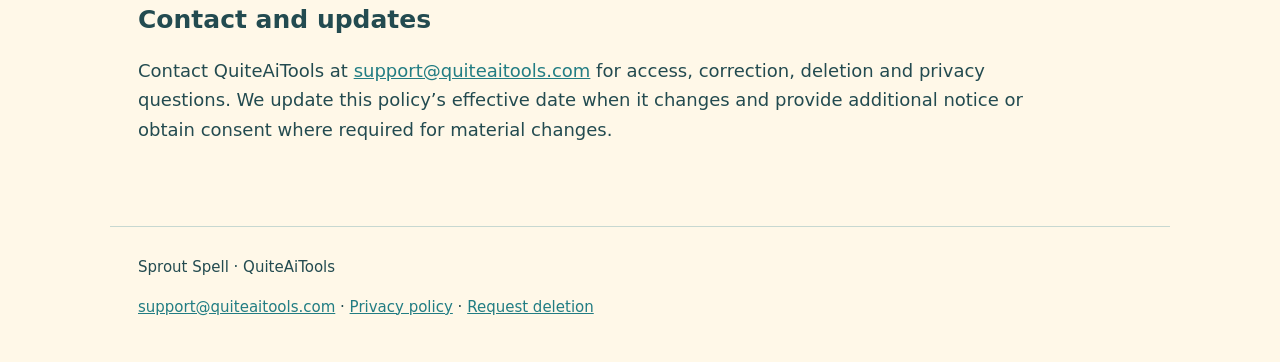
<file: sprout-spell/privacy.html>
<!doctype html><html lang="en"><head><meta charset="utf-8"><meta name="viewport" content="width=device-width,initial-scale=1"><title>Privacy policy | Sprout Spell</title><meta name="description" content="How Sprout Spell processes accounts, local learning progress, optional analytics, access records and deletion requests."><meta name="theme-color" content="#227d83"><link rel="icon" href="icon.png"><link rel="stylesheet" href="style.css"></head><body><header><a class="brand" href="./">Sprout Spell</a><nav aria-label="Main navigation"><a href="./">Home</a><a href="privacy.html">Privacy</a><a href="delete-account.html">Account &amp; support</a></nav></header><main><h1>Privacy, in plain language.</h1><p class="lead">Sprout Spell is a children’s spelling game operated by QuiteAiTools. An adult manages sign-in; children do not need their own email account.</p><p class="muted">Effective 9 November 2026. Covers Sprout Spell for Android and these support pages.</p><h2>Account and security information</h2><p>Google Firebase Authentication processes your email address, account identifier, sign-in provider, verification status and authentication credentials to create and secure the account. Google sign-in can also supply your basic profile, including name and profile image. We do not request your Gmail messages, contacts or Drive files. Google may process IP addresses and technical request information for authentication, security and abuse prevention.</p><h2>Learning information on your device</h2><p>Selected age guide and level, words introduced or completed, answers, attempts, hint counts, active practice time, story rewards, detailed history and settings are saved in app-private storage on your device. An optional PIN is stored as a salted derived value. Detailed answers and reports are not uploaded to a learning server or synchronized between devices. Clearing app data or uninstalling removes this local information.</p><h2>Account access and purchases</h2><p>Firebase, Firestore and Google Cloud services store the account identifier, random mission identifiers, level and input mode, completion receipts, free-use allowance and access status to authorize activities and handle retries. The selected age and answer text are not part of these access requests. Service logs can contain technical request data, IP addresses and error codes.</p><p>Google Play processes payments for monthly subscriptions and one-time lifetime access; we do not receive payment-card details. Purchase tokens, product identifiers, ownership, renewal or expiry status and verification timestamps are processed to verify and restore access and prevent reuse. Account deletion does not cancel a Google Play subscription.</p><h2>Optional usage analytics — on by default</h2><p>Firebase Analytics starts enabled on a device with no saved choice. Turn it off under Settings → Usage &amp; privacy. A saved off choice survives app updates. This does not reduce your free allowance, rewards or access.</p><p>We record limited events such as app opens, mission starts and completions, hint use, answer retries, access errors and changes to analytics settings. Only bounded counts accompany these custom events. We do not put names, emails, account identifiers, PINs, selected ages, words or answer text into custom analytics events and do not set an Analytics user ID.</p><p>The SDK also collects automatic app/session and device information, an app-instance identifier and information such as approximate geography derived from IP address. Automatic purchase-related events may be collected when purchases are supported. These analytics are pseudonymous, not anonymous. Advertising identifiers, advertising storage and ad-personalization signals are disabled. The app has no ads.</p><p>Switching analytics off disables future collection and resets local analytics data. It does not erase already uploaded reports or stop necessary account, access and security processing. Because Analytics identifiers are not linked to account IDs, account deletion does not automatically identify and remove past analytics events.</p><h2>Children and family choices</h2><p>We do not ask for a child’s name, email, date of birth, precise location, photos or voice recordings. Voice guidance uses installed offline text-to-speech voices and does not record microphone audio. There is no chat, public child profile or targeted advertising. Optional PIN protection is available in Settings. Email verification confirms control of an email address; it is not an independent age or parental-identity check.</p><p>An adult can contact us to review, correct or request deletion of account information, ask about data associated with use of the app, or request that collection stop. If a child supplied personal information without appropriate adult involvement, contact us so we can investigate and remove it where appropriate.</p><h2>Storage, retention and deletion</h2><p>Account information is kept while the account exists. To delete it, open Settings → Your account → Delete account → Delete permanently. Sign out and sign in again if a recent sign-in is required. After the service confirms deletion, the sign-in identity and that account’s local profile on this device are removed. Local copies on other devices must be removed there.</p><p>After deletion the access service retains minimal account-linked free-use totals and purchase-ownership deletion records to prevent reuse and fraud. Raw reusable purchase tokens are removed from deleted purchase records. These minimal records currently have no automatic expiration. Contact us to request review or deletion of retained information; we will explain any applicable retention requirement. Google Play may retain its own transaction records.</p><p>Analytics event retention follows the dedicated property’s retention settings; aggregated reporting can remain longer. Provider security logs and backups follow Google’s retention controls and may not disappear immediately after deletion. Support correspondence is retained as needed to resolve the request and related obligations. Contact us about a specific deletion or retention request.</p><p>You can also request account deletion without the app by following <a href="delete-account.html">these instructions</a>. Removing your account does not cancel a subscription; cancel it in Google Play to stop renewal.</p><h2>Service providers and disclosures</h2><p>Google Firebase, Google Cloud and Google Play process the information described above and may process it outside your country. See <a href="https://firebase.google.com/support/privacy">Firebase privacy information</a> and <a href="https://policies.google.com/privacy">Google’s privacy policy</a>. We do not sell personal information or use it for targeted advertising. Information may be disclosed when legally required or to address fraud, service abuse or security incidents.</p><h2>This website</h2><p>GitHub Pages hosts these support pages and may process IP addresses and request logs to deliver and secure them. We add no analytics scripts, advertising scripts or tracking cookies to these pages. See <a href="https://docs.github.com/en/site-policy/privacy-policies/github-general-privacy-statement">GitHub’s privacy statement</a>.</p><h2>Contact and updates</h2><p>Contact QuiteAiTools at <a href="mailto:support@quiteaitools.com">support@quiteaitools.com</a> for access, correction, deletion and privacy questions. We update this policy’s effective date when it changes and provide additional notice or obtain consent where required for material changes.</p></main><footer>Sprout Spell · QuiteAiTools<p><a href="mailto:support@quiteaitools.com">support@quiteaitools.com</a> · <a href="privacy.html">Privacy policy</a> · <a href="delete-account.html">Request deletion</a></p></footer></body></html>
</file>
<file: sprout-math/style.css>
*{box-sizing:border-box}html{font:17px/1.7 system-ui,-apple-system,sans-serif;color:#203d34;background:#faf8ef}body{margin:0}a{color:#226c55;text-underline-offset:4px}a:focus-visible{outline:3px solid #bd6800;outline-offset:5px}header,main,footer{width:min(1060px,calc(100% - 40px));margin:auto}header{display:flex;align-items:center;justify-content:space-between;gap:24px;padding:28px 0;border-bottom:1px solid #d9e1d6}nav{display:flex;gap:22px;flex-wrap:wrap;font-size:.9rem}.brand{font-size:1.2rem;font-weight:800;text-decoration:none}.sprout{display:inline-block;margin-right:8px}main{padding:60px 0 72px}h1{font-size:clamp(2.6rem,6vw,4.8rem);line-height:1.07;letter-spacing:-.05em;max-width:15ch;margin:12px 0 24px}h2{font-size:1.5rem;line-height:1.3;letter-spacing:-.025em;margin:0 0 12px}h3{font-size:1.08rem;margin:0 0 8px}p{margin:0 0 18px}.eyebrow{text-transform:uppercase;letter-spacing:.15em;font-size:.75rem;font-weight:750;color:#426c57}.lead{font-size:1.2rem;max-width:52ch;color:#4b6256}.hero{display:grid;grid-template-columns:1.2fr 1fr;gap:48px;align-items:center}.art{border-radius:36px;background:#deebdc;padding:35px;min-height:300px;display:grid;place-items:center}.art svg{width:100%;max-width:350px;height:auto}.button{display:inline-block;padding:13px 24px;background:#286d56;color:white;text-decoration:none;border-radius:14px;font-weight:700;margin:8px 0}.cards{display:grid;grid-template-columns:repeat(3,1fr);gap:20px;margin:64px 0 38px}.card{background:white;border:1px solid #e0e6da;border-radius:22px;padding:28px}.card p{color:#506257;margin:0}.note{background:#f8e8b5;border-radius:20px;padding:26px;margin-top:30px}.legal{max-width:780px}.legal h1{font-size:clamp(2.5rem,6vw,3.8rem);max-width:20ch}.legal section{padding:28px 0;border-top:1px solid #d9e1d6}.legal ul,.legal ol{padding-left:24px}.legal li{margin-bottom:10px}.updated{font-size:.9rem;color:#597062;margin-bottom:35px}footer{padding:26px 0 42px;border-top:1px solid #d9e1d6;font-size:.88rem;color:#506257}footer p{margin:8px 0}@media(max-width:700px){header{align-items:flex-start;flex-direction:column;gap:12px}nav{gap:16px}.hero{grid-template-columns:1fr;gap:26px}.cards{grid-template-columns:1fr;margin-top:36px}main{padding-top:38px}.art{min-height:230px}h1{max-width:17ch}}
</file>
<file: sprout-spell/style.css>
*{box-sizing:border-box}body{margin:0;background:#fff8e8;color:#234b50;font:18px/1.65 system-ui,sans-serif}header,main,footer{max-width:1060px;margin:auto;padding:28px}header{display:flex;justify-content:space-between;align-items:center;gap:20px}a{color:#227d83}nav{display:flex;gap:18px}.brand{font-weight:750;text-decoration:none;font-size:23px}h1{font-size:clamp(36px,6vw,65px);line-height:1.12;letter-spacing:-.04em;margin:30px 0}h2{font-size:25px;margin-top:34px;line-height:1.25}p,li{max-width:78ch}.hero{display:grid;grid-template-columns:1.7fr 1fr;gap:40px;align-items:center}.hero img{width:100%;max-width:300px;border-radius:44px}.lead{font-size:23px}.card{padding:25px;background:#e3f0e9;border-radius:20px;margin:28px 0}.muted{font-size:15px;color:#526d70}footer{border-top:1px solid #c7d8d1;margin-top:35px;font-size:15px}@media(max-width:650px){header{display:block}nav{margin-top:15px;flex-wrap:wrap}.hero{grid-template-columns:1fr}.hero img{max-width:190px}header,main,footer{padding:22px}}
</file>
<file: site.css>
*{box-sizing:border-box}body{margin:0;background:#f7f8f3;color:#18382e;font-family:system-ui,sans-serif;line-height:1.75}main,nav,footer{max-width:1000px;margin:auto;padding:24px}nav{display:flex;gap:24px;flex-wrap:wrap}a{color:#245b45;text-underline-offset:4px}h1{font-size:clamp(2.2rem,6vw,4rem);line-height:1.12;letter-spacing:-.04em;max-width:900px}h2{line-height:1.3;margin-top:42px}p,li{max-width:760px}section{padding:16px 0 32px;border-bottom:1px solid #ced9d0}.lead{font-size:1.3rem}.button{display:inline-block;padding:14px 24px;background:#18382e;color:white;border-radius:12px;text-decoration:none;margin:16px 0}footer{font-size:.9rem;border-top:1px solid #ced9d0}a:focus-visible{outline:3px solid #d98a28;outline-offset:4px}
.use-cases{display:grid;grid-template-columns:repeat(2,minmax(0,1fr));gap:20px}.use-cases article{padding:24px;background:#fff;border:1px solid #d9e2da;border-radius:16px}.use-cases h3{margin:0 0 8px}.use-cases p{margin:0}@media(max-width:600px){.use-cases{grid-template-columns:1fr}nav,main,footer{padding:20px}}

.hero{padding:32px 0 48px}.eyebrow{font-size:.9rem;font-weight:700;letter-spacing:.08em;text-transform:uppercase;color:#356b50}.small{font-size:.9rem;color:#58685d}.screenshots{display:grid;grid-template-columns:repeat(4,minmax(0,1fr));gap:18px;margin-top:24px}.screenshots figure{margin:0}.screenshots img{display:block;width:100%;height:auto;border-radius:14px;box-shadow:0 8px 24px #18382e18}.screenshots figcaption{font-size:.92rem;line-height:1.4;padding-top:10px}@media(max-width:760px){.screenshots{grid-template-columns:repeat(2,minmax(0,1fr))}}@media(max-width:440px){.screenshots{gap:10px}.screenshots figcaption{font-size:.8rem}}
</file>
